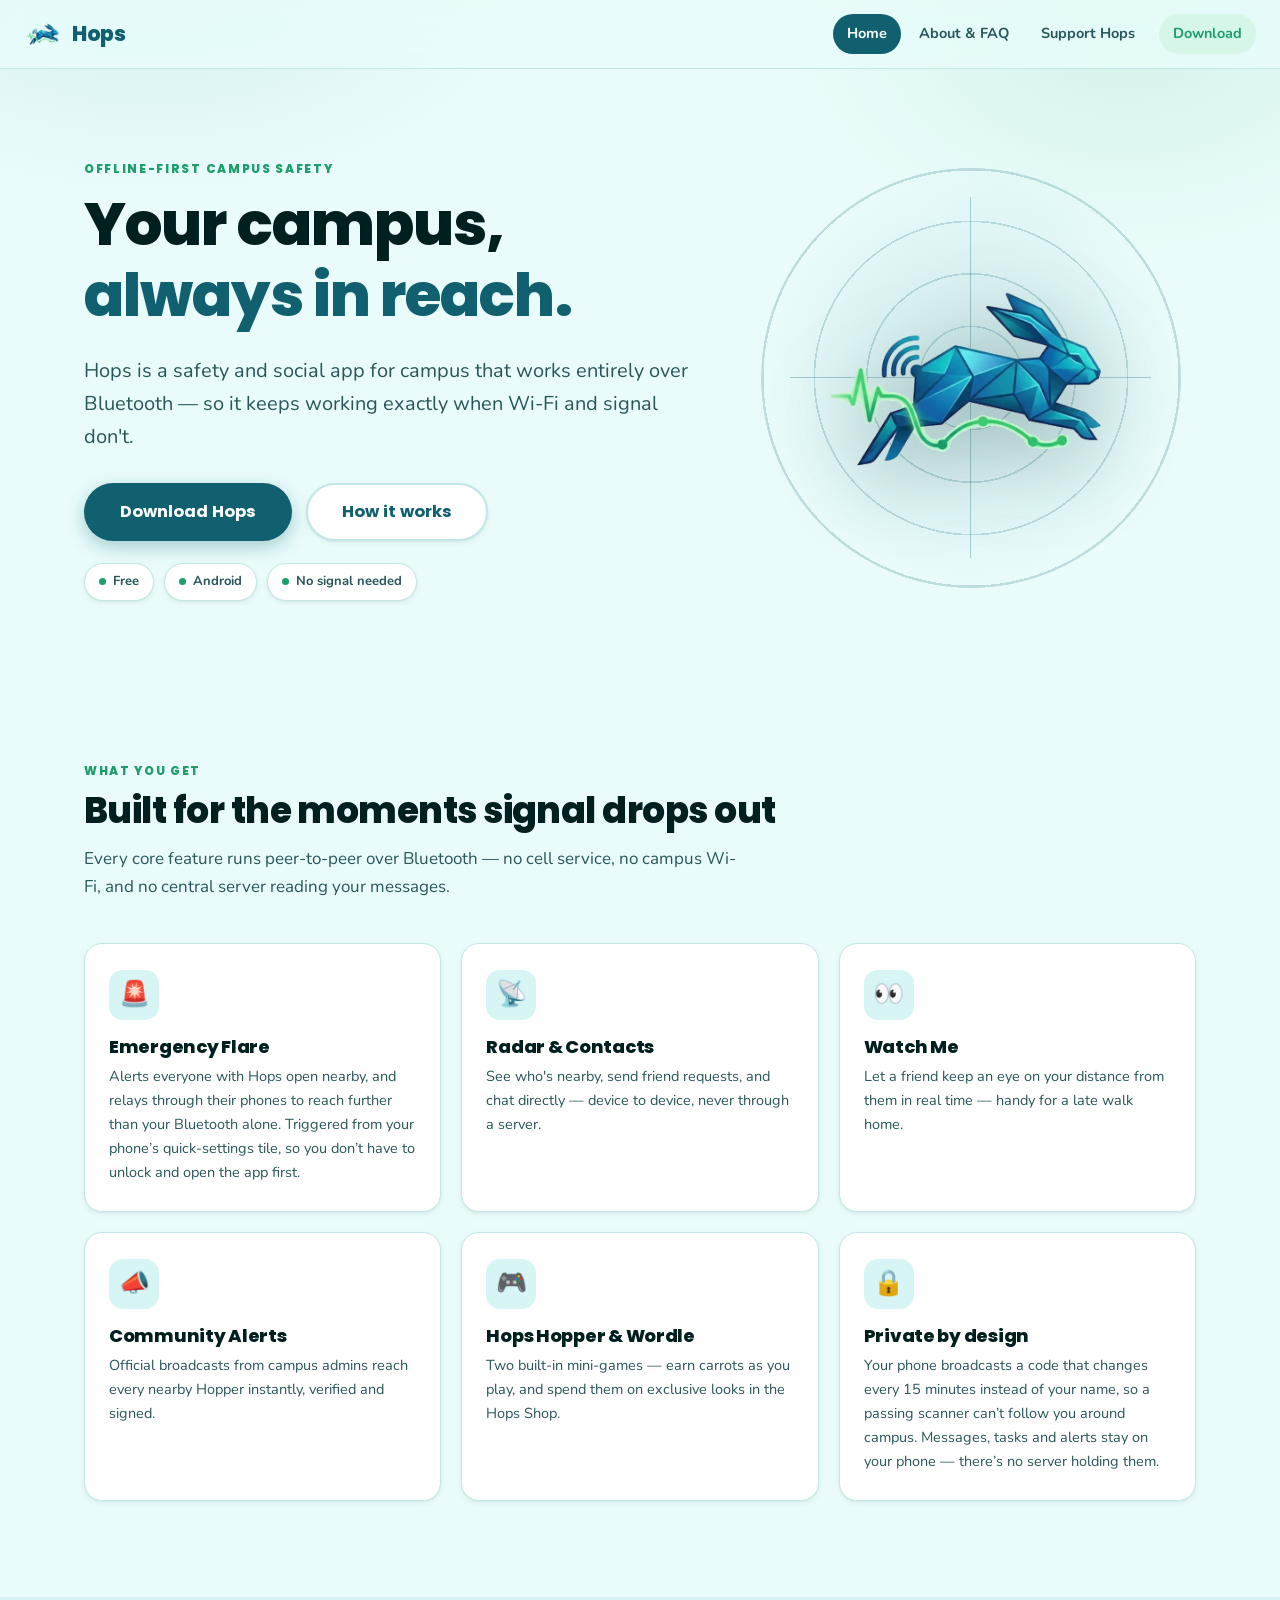
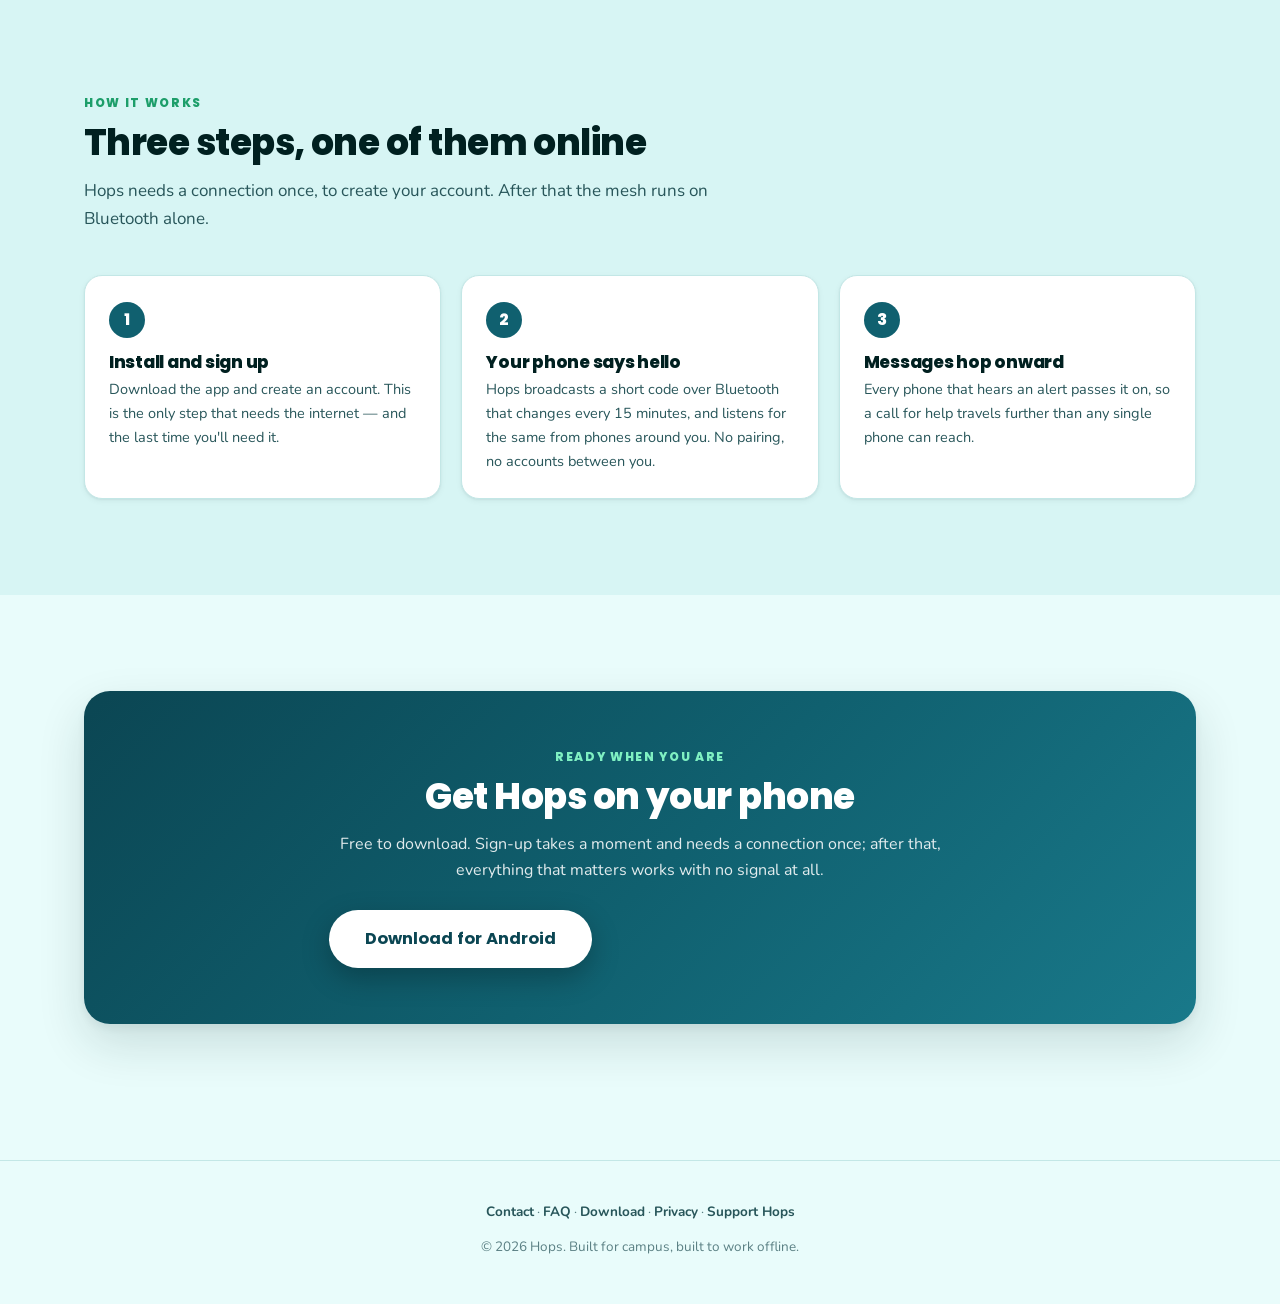
<file: website/index.html>
<!DOCTYPE html>
<html lang="en">
<head>
  <meta charset="UTF-8">
  <meta name="viewport" content="width=device-width, initial-scale=1.0">
  <title>Hops — Campus Safety &amp; Social, Offline-First</title>
  <meta name="description" content="Hops is a campus safety and social app that works entirely over Bluetooth — no signal, no server, no problem.">
  <link rel="icon" type="image/png" href="assets/hops_logo.png">
  <meta property="og:type" content="website">
  <meta property="og:site_name" content="Hops">
  <meta property="og:title" content="Hops — Campus Safety &amp; Social, Offline-First">
  <meta property="og:description" content="Hops is a campus safety and social app that works entirely over Bluetooth — no signal, no server, no problem.">
  <meta property="og:image" content="assets/hops_logo.png">
  <meta name="twitter:card" content="summary">
  <meta name="theme-color" content="#10606f">
  <link rel="preconnect" href="https://fonts.googleapis.com">
  <link rel="preconnect" href="https://fonts.gstatic.com" crossorigin>
  <link href="https://fonts.googleapis.com/css2?family=Poppins:wght@700;800&family=Nunito:wght@400;600;700&display=swap" rel="stylesheet">
  <link rel="stylesheet" href="styles.css">
</head>
<body>

  <a class="skip-link" href="#main">Skip to content</a>

  <nav class="site-nav">
    <a class="brand" href="index.html">
      <img src="assets/hops_logo.png" alt="Hops mascot">
      <p class="logo-word">Hops</p>
    </a>
    <ul class="links">
      <li><a href="index.html" class="active">Home</a></li>
      <li><a href="about.html">About &amp; FAQ</a></li>
      <li><a href="shop.html">Support Hops</a></li>
      <li><a href="download.html" class="nav-cta">Download</a></li>
    </ul>
  </nav>

  <main id="main">

  <header class="hero hero-split">
    <div class="container">
      <div class="hero-copy">
        <p class="eyebrow">Offline-first campus safety</p>
        <h1>Your campus, <span class="hl">always in reach.</span></h1>
        <p class="tagline">
          Hops is a safety and social app for campus that works entirely over
          Bluetooth — so it keeps working exactly when Wi-Fi and signal don't.
        </p>
        <div class="actions">
          <a class="btn btn-primary btn-lg" href="download.html">Download Hops</a>
          <a class="btn btn-secondary btn-lg" href="about.html#faq">How it works</a>
        </div>
        <div class="chip-row">
          <span class="chip"><span class="dot"></span>Free</span>
          <span class="chip"><span class="dot"></span>Android</span>
          <span class="chip"><span class="dot"></span>No signal needed</span>
        </div>
      </div>
      <div class="hero-art">
        <!-- The radar dial from the app, rebuilt in CSS. Two ping rings,
             half a cycle apart — see styles.css. Decorative only. -->
        <div class="radar" aria-hidden="true">
          <span class="radar-pulse"></span>
          <span class="radar-pulse"></span>
        </div>
        <img src="assets/hops_logo.png" alt="Hops mascot bunny">
      </div>
    </div>
  </header>

  <section class="section">
    <div class="container">
      <p class="eyebrow">What you get</p>
      <h2>Built for the moments signal drops out</h2>
      <p class="lede">
        Every core feature runs peer-to-peer over Bluetooth — no cell service, no campus Wi-Fi,
        and no central server reading your messages.
      </p>
      <div class="card-grid">
        <div class="card">
          <div class="icon" aria-hidden="true">🚨</div>
          <h3>Emergency Flare</h3>
          <p>Alerts everyone with Hops open nearby, and relays through their phones to reach further than your Bluetooth alone. Triggered from your phone’s quick-settings tile, so you don’t have to unlock and open the app first.</p>
        </div>
        <div class="card">
          <div class="icon" aria-hidden="true">📡</div>
          <h3>Radar &amp; Contacts</h3>
          <p>See who's nearby, send friend requests, and chat directly — device to device, never through a server.</p>
        </div>
        <div class="card">
          <div class="icon" aria-hidden="true">👀</div>
          <h3>Watch Me</h3>
          <p>Let a friend keep an eye on your distance from them in real time — handy for a late walk home.</p>
        </div>
        <div class="card">
          <div class="icon" aria-hidden="true">📣</div>
          <h3>Community Alerts</h3>
          <p>Official broadcasts from campus admins reach every nearby Hopper instantly, verified and signed.</p>
        </div>
        <div class="card">
          <div class="icon" aria-hidden="true">🎮</div>
          <h3>Hops Hopper &amp; Wordle</h3>
          <p>Two built-in mini-games — earn carrots as you play, and spend them on exclusive looks in the Hops Shop.</p>
        </div>
        <div class="card">
          <div class="icon" aria-hidden="true">🔒</div>
          <h3>Private by design</h3>
          <p>Your phone broadcasts a code that changes every 15 minutes instead of your name, so a passing scanner can’t follow you around campus. Messages, tasks and alerts stay on your phone — there’s no server holding them.</p>
        </div>
      </div>
    </div>
  </section>

  <section class="section section--tint">
    <div class="container">
      <p class="eyebrow">How it works</p>
      <h2>Three steps, one of them online</h2>
      <p class="lede">
        Hops needs a connection once, to create your account. After that the mesh runs on
        Bluetooth alone.
      </p>
      <div class="steps">
        <div class="step">
          <h3>Install and sign up</h3>
          <p>Download the app and create an account. This is the only step that needs the
             internet — and the last time you'll need it.</p>
        </div>
        <div class="step">
          <h3>Your phone says hello</h3>
          <p>Hops broadcasts a short code over Bluetooth that changes every 15 minutes, and
             listens for the same from phones around you. No pairing, no accounts between you.</p>
        </div>
        <div class="step">
          <h3>Messages hop onward</h3>
          <p>Every phone that hears an alert passes it on, so a call for help travels further
             than any single phone can reach.</p>
        </div>
      </div>
    </div>
  </section>

  <section class="section">
    <div class="container">
      <div class="cta-band">
        <p class="eyebrow">Ready when you are</p>
        <h2>Get Hops on your phone</h2>
        <p>Free to download. Sign-up takes a moment and needs a connection once; after that,
           everything that matters works with no signal at all.</p>
        <p style="margin: 26px 0 0;">
          <a class="btn btn-primary btn-lg" href="download.html">Download for Android</a>
        </p>
      </div>
    </div>
  </section>

  </main>

  <footer class="site-footer">
    <p>
      <a href="about.html#contact">Contact</a> ·
      <a href="about.html#faq">FAQ</a> ·
      <a href="download.html">Download</a> ·
      <a href="privacy.html">Privacy</a> ·
      <a href="shop.html">Support Hops</a>
    </p>
    <p>&copy; 2026 Hops. Built for campus, built to work offline.</p>
  </footer>

</body>
</html>
</file>
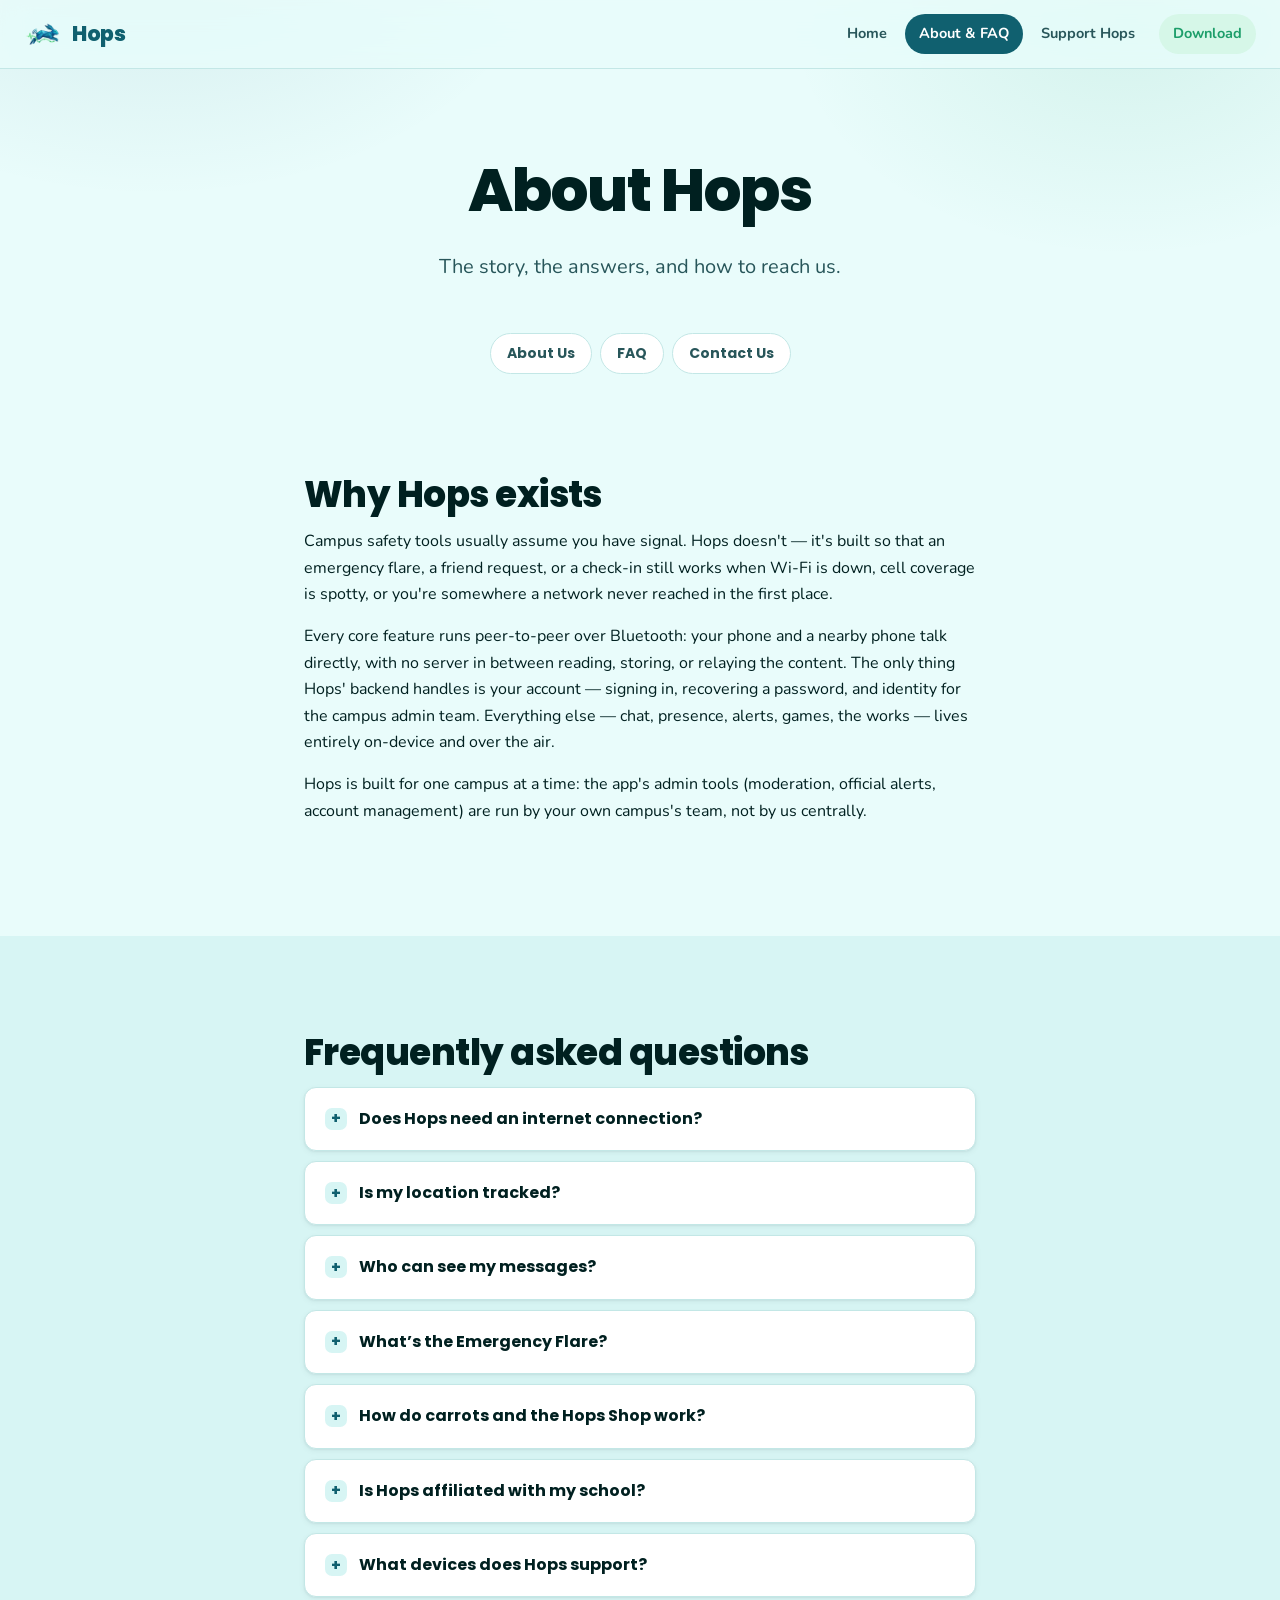
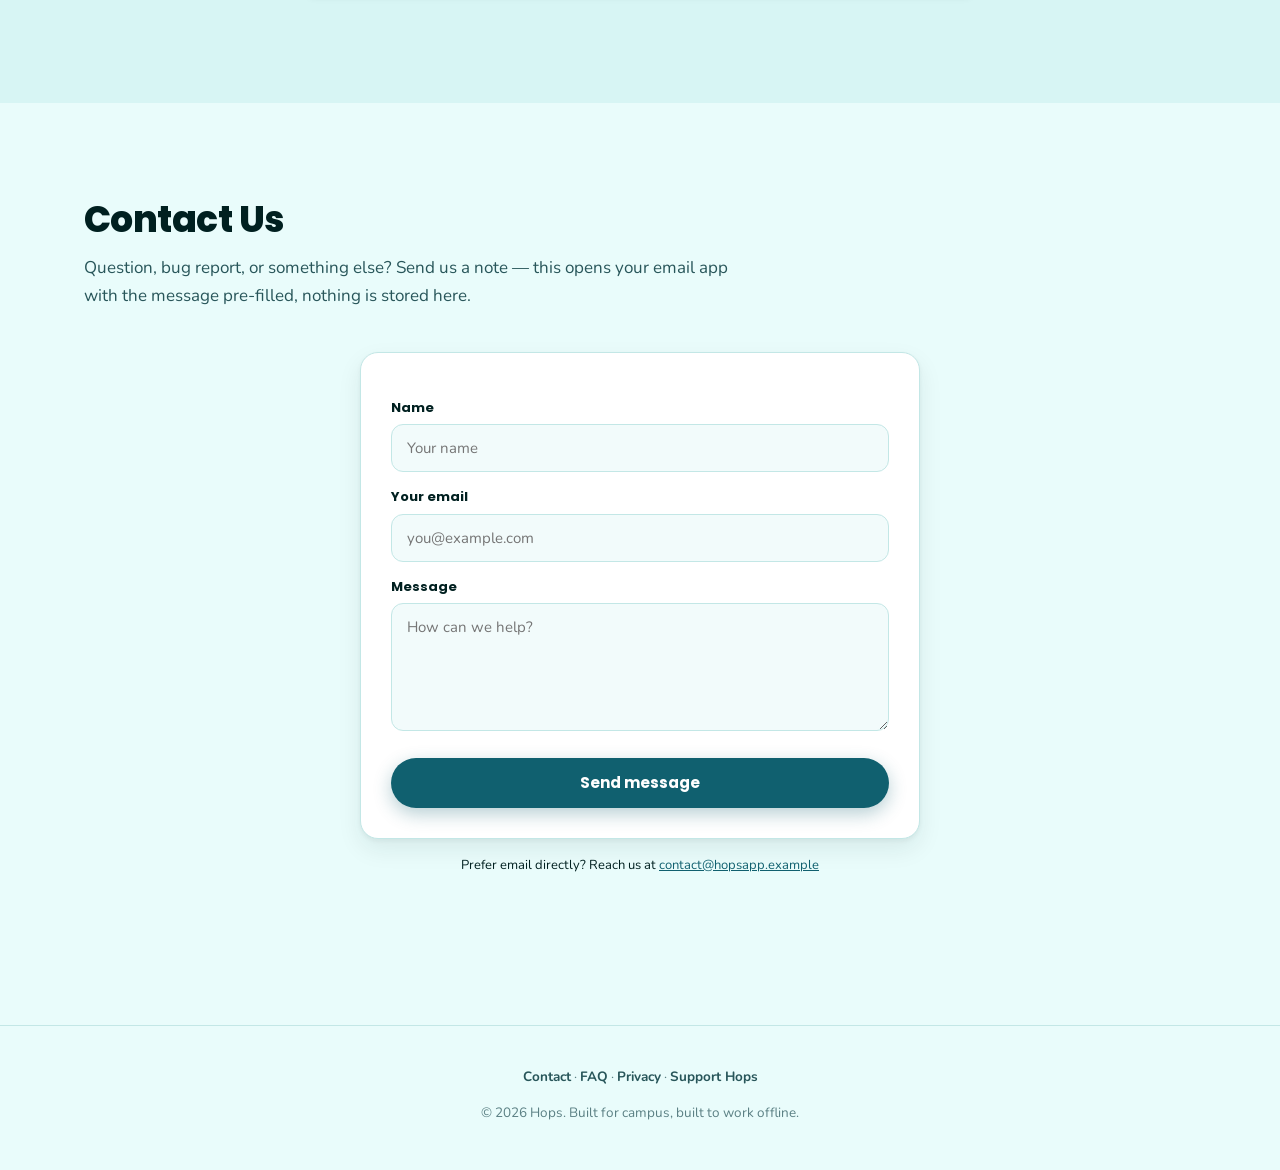
<file: website/about.html>
<!DOCTYPE html>
<html lang="en">
<head>
  <meta charset="UTF-8">
  <meta name="viewport" content="width=device-width, initial-scale=1.0">
  <title>About, FAQ &amp; Contact — Hops</title>
  <meta name="description" content="Learn how Hops works, get answers to common questions, and get in touch.">
  <link rel="icon" type="image/png" href="assets/hops_logo.png">
  <meta property="og:type" content="website">
  <meta property="og:site_name" content="Hops">
  <meta property="og:title" content="About, FAQ &amp; Contact — Hops">
  <meta property="og:description" content="How Hops works, answers to common questions, and how to get in touch.">
  <meta property="og:image" content="assets/hops_logo.png">
  <meta name="twitter:card" content="summary">
  <meta name="theme-color" content="#10606f">
  <link rel="preconnect" href="https://fonts.googleapis.com">
  <link href="https://fonts.googleapis.com/css2?family=Poppins:wght@700;800&family=Nunito:wght@400;600;700&display=swap" rel="stylesheet">
  <link rel="stylesheet" href="styles.css">
</head>
<body>

  <a class="skip-link" href="#main">Skip to content</a>

  <nav class="site-nav">
    <a class="brand" href="index.html">
      <img src="assets/hops_logo.png" alt="Hops mascot">
      <p class="logo-word">Hops</p>
    </a>
    <ul class="links">
      <li><a href="index.html">Home</a></li>
      <li><a href="about.html" class="active">About &amp; FAQ</a></li>
      <li><a href="shop.html">Support Hops</a></li>
      <li><a href="download.html" class="nav-cta">Download</a></li>
    </ul>
  </nav>

  <main id="main">

  <header class="hero" style="padding-bottom: 0;">
    <div class="container">
      <h1>About Hops</h1>
      <p class="tagline">The story, the answers, and how to reach us.</p>
    </div>
    <nav class="subnav">
      <a href="#about">About Us</a>
      <a href="#faq">FAQ</a>
      <a href="#contact">Contact Us</a>
    </nav>
  </header>

  <!-- ── About ─────────────────────────────────────────────────────── -->
  <section id="about" class="section">
    <div class="container" style="max-width: 720px;">
      <h2>Why Hops exists</h2>
      <p>
        Campus safety tools usually assume you have signal. Hops doesn't — it's built so that
        an emergency flare, a friend request, or a check-in still works when Wi-Fi is down,
        cell coverage is spotty, or you're somewhere a network never reached in the first place.
      </p>
      <p>
        Every core feature runs peer-to-peer over Bluetooth: your phone and a nearby phone
        talk directly, with no server in between reading, storing, or relaying the content.
        The only thing Hops' backend handles is your account — signing in, recovering a
        password, and identity for the campus admin team. Everything else — chat, presence,
        alerts, games, the works — lives entirely on-device and over the air.
      </p>
      <p>
        Hops is built for one campus at a time: the app's admin tools (moderation, official
        alerts, account management) are run by your own campus's team, not by us centrally.
      </p>
    </div>
  </section>

  <!-- ── FAQ ───────────────────────────────────────────────────────── -->
  <section id="faq" class="section section--tint">
    <div class="container" style="max-width: 720px;">
      <h2>Frequently asked questions</h2>

      <details class="faq-item">
        <summary>Does Hops need an internet connection?</summary>
        <p class="answer">
          Only once, to create your account. After that, Radar, chat, Emergency Flare, Watch Me,
          Community Alerts, Lost &amp; Found, Task Tracker and both mini-games all work over
          Bluetooth alone, with no signal and no data.
        </p>
        <p class="answer">
          The things that do need a connection are signing up, signing in on a new device, and
          password recovery &mdash; those talk to the account system. Everything else is
          device-to-device.
        </p>
      </details>

      <details class="faq-item">
        <summary>Is my location tracked?</summary>
        <p class="answer">
          No. Hops never records or transmits GPS location. Android requires the Location
          permission to allow Bluetooth scanning at all — that's an OS requirement, not
          something Hops uses to know where you are.
        </p>
      </details>

      <details class="faq-item">
        <summary>Who can see my messages?</summary>
        <p class="answer">
          1:1 chats travel directly between your two phones over Bluetooth and are never sent to
          or stored on a server &mdash; there is no copy of your conversation anywhere but the two
          devices. Community Alerts is the deliberate exception: it&rsquo;s a public broadcast to
          everyone nearby.
        </p>
        <p class="answer">
          To be straight with you about the limits: we don&rsquo;t describe Hops as an
          end-to-end-encrypted messenger, because it isn&rsquo;t one. A direct chat runs over a
          point-to-point Bluetooth connection, and the short-range fallback used when that
          connection isn&rsquo;t available is scrambled but is not built to withstand a determined
          attacker. If you need guaranteed-private messaging, use a dedicated secure messenger
          &mdash; Hops is built for reach when there&rsquo;s no signal, not for secrecy.
        </p>
      </details>

      <details class="faq-item">
        <summary>What&rsquo;s the Emergency Flare?</summary>
        <p class="answer">
          An alert that broadcasts to every Hops user in Bluetooth range &mdash; and relays through
          their phones, so it reaches further than your own phone could. You set it off from your
          phone&rsquo;s quick-settings panel or by holding the app icon, so you don&rsquo;t have to
          unlock and navigate the app first. It asks you to confirm and pick a reason before it
          sends, so it can&rsquo;t fire by accident in your pocket.
        </p>
        <p class="answer">
          Flares are digitally signed, so a receiving phone can check the alert really came from
          the account it claims &mdash; and it can check that with no internet connection. Campus
          admins can also send a signed Official Alert to everyone at once.
        </p>
      </details>

      <details class="faq-item">
        <summary>How do carrots and the Hops Shop work?</summary>
        <p class="answer">
          Carrots are earned by playing Hops Hopper and Hops Wordle inside the app, and spent
          in the in-app Hops Shop on cosmetics &mdash; colour themes, avatar frames, chat bubble
          skins, radar icons, profile banners and the like. Nothing in the shop affects gameplay
          or any safety feature. Supporting Hops here on the
          website funds development directly — it's a separate thing from in-app carrots,
          not a way to buy them. See the Support Hops page for details.
        </p>
      </details>

      <details class="faq-item">
        <summary>Is Hops affiliated with my school?</summary>
        <p class="answer">
          Hops is deployed and moderated by your own campus's admin team, who control account
          management and official alerts for your campus specifically.
        </p>
      </details>

      <details class="faq-item">
        <summary>What devices does Hops support?</summary>
        <p class="answer">
          Android phones &mdash; that&rsquo;s where the full app runs, and it needs Android 7.0 or
          newer. There is a Windows desktop build for development, but the Bluetooth features
          don&rsquo;t work there, so it isn&rsquo;t useful as a safety app. iOS isn&rsquo;t available
          yet. See the Download page for the details.
        </p>
      </details>
    </div>
  </section>

  <!-- ── Contact ───────────────────────────────────────────────────── -->
  <section id="contact" class="section">
    <div class="container">
      <h2>Contact Us</h2>
      <p class="lede">
        Question, bug report, or something else? Send us a note — this opens your email app
        with the message pre-filled, nothing is stored here.
      </p>
      <form class="contact-form" id="contact-form">
        <label for="name">Name</label>
        <input id="name" name="name" type="text" required placeholder="Your name">

        <label for="email">Your email</label>
        <input id="email" name="email" type="email" required placeholder="you@example.com">

        <label for="message">Message</label>
        <textarea id="message" name="message" rows="5" required placeholder="How can we help?"></textarea>

        <button type="submit" class="btn btn-primary">Send message</button>
      </form>
      <!--
        TODO: replace CONTACT_EMAIL below with the real support address before
        this site goes live — this is a placeholder.
      -->
      <p style="text-align:center; margin-top:16px; font-size:13px;">
        Prefer email directly? Reach us at
        <a href="mailto:contact@hopsapp.example">contact@hopsapp.example</a>
      </p>
    </div>
  </section>

  </main>

  <footer class="site-footer">
    <p>
      <a href="about.html#contact">Contact</a> ·
      <a href="about.html#faq">FAQ</a> ·
      <a href="privacy.html">Privacy</a> ·
      <a href="shop.html">Support Hops</a>
    </p>
    <p>&copy; 2026 Hops. Built for campus, built to work offline.</p>
  </footer>

  <script>
    // No backend to submit to — this just hands off to the visitor's own
    // email client with everything pre-filled, so "Contact Us" works with
    // zero server-side code, same as every other page on this site.
    // TODO: update the address below alongside the one in the page text.
    const CONTACT_EMAIL = 'contact@hopsapp.example';

    document.getElementById('contact-form').addEventListener('submit', function (e) {
      e.preventDefault();
      const name = document.getElementById('name').value.trim();
      const email = document.getElementById('email').value.trim();
      const message = document.getElementById('message').value.trim();
      const subject = encodeURIComponent('Hops contact form — ' + name);
      const body = encodeURIComponent(message + '\n\n— ' + name + ' (' + email + ')');
      window.location.href = 'mailto:' + CONTACT_EMAIL + '?subject=' + subject + '&body=' + body;
    });
  </script>

</body>
</html>
</file>
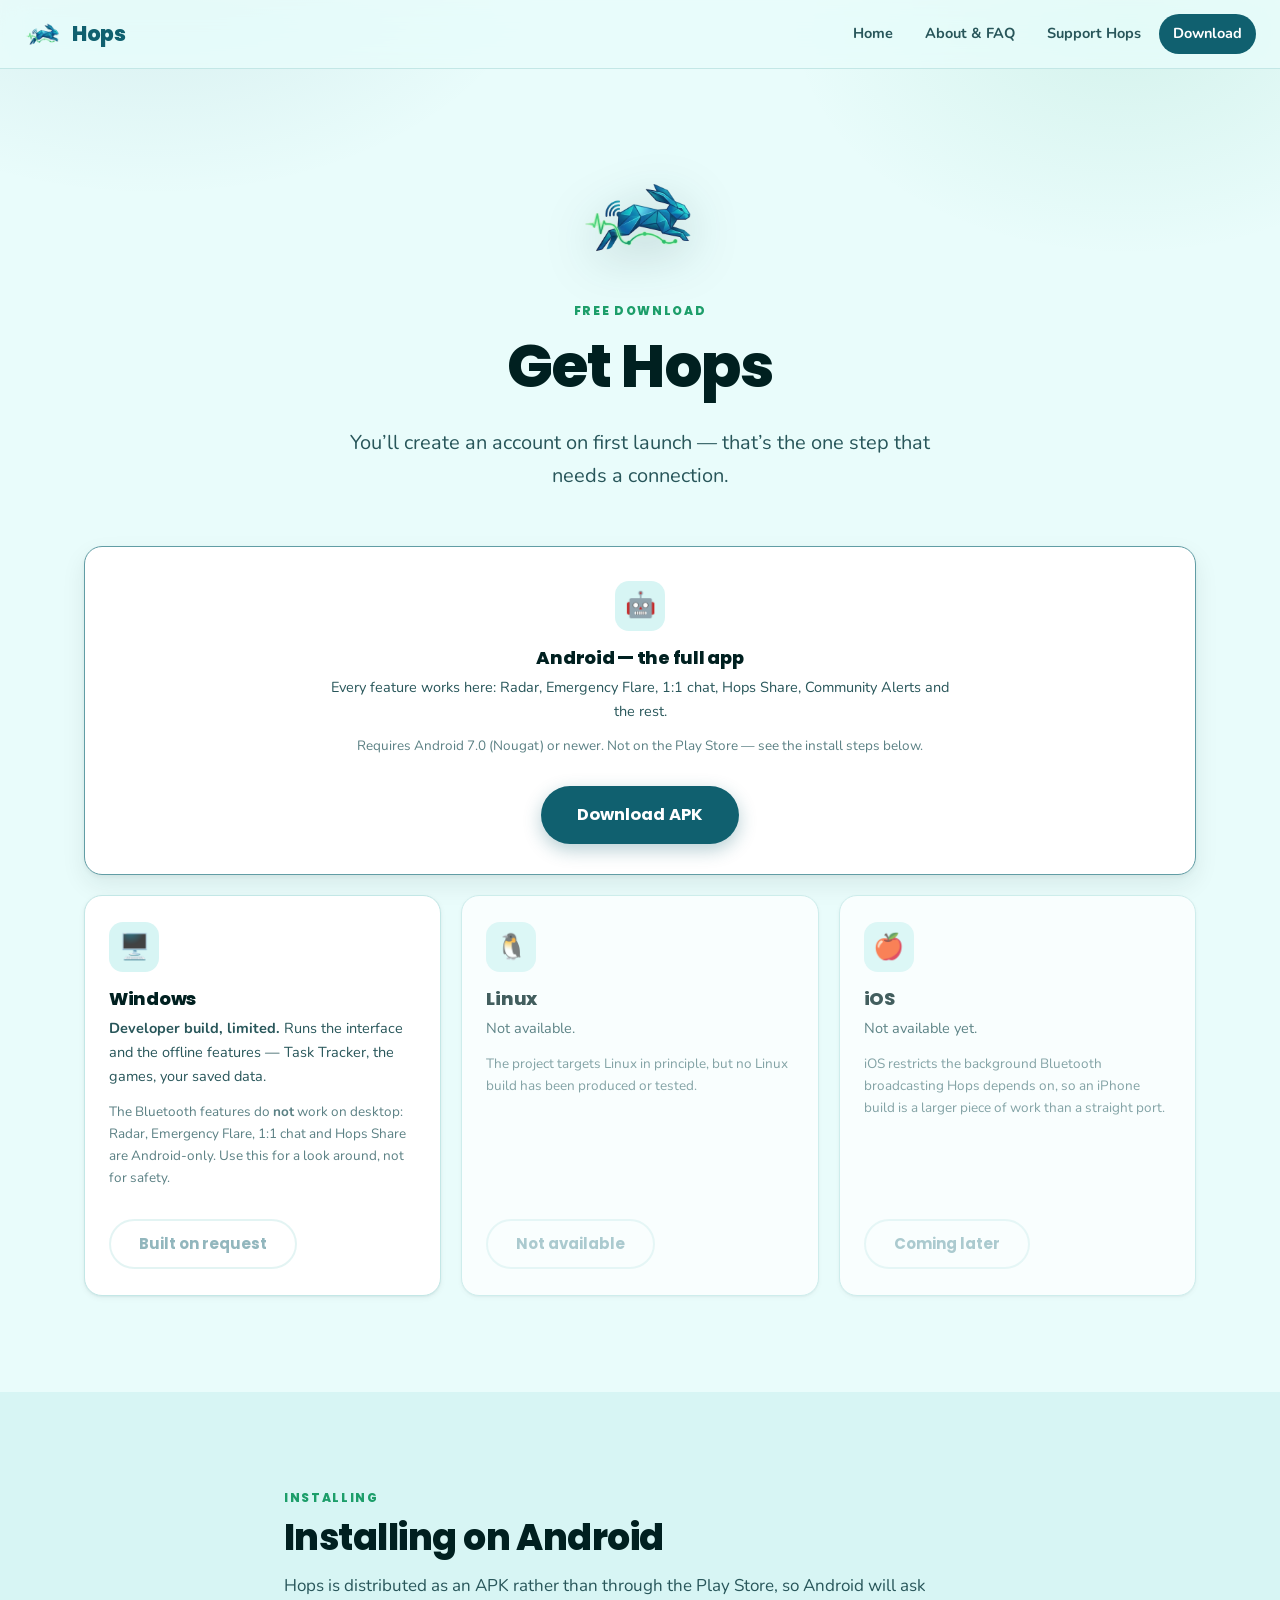
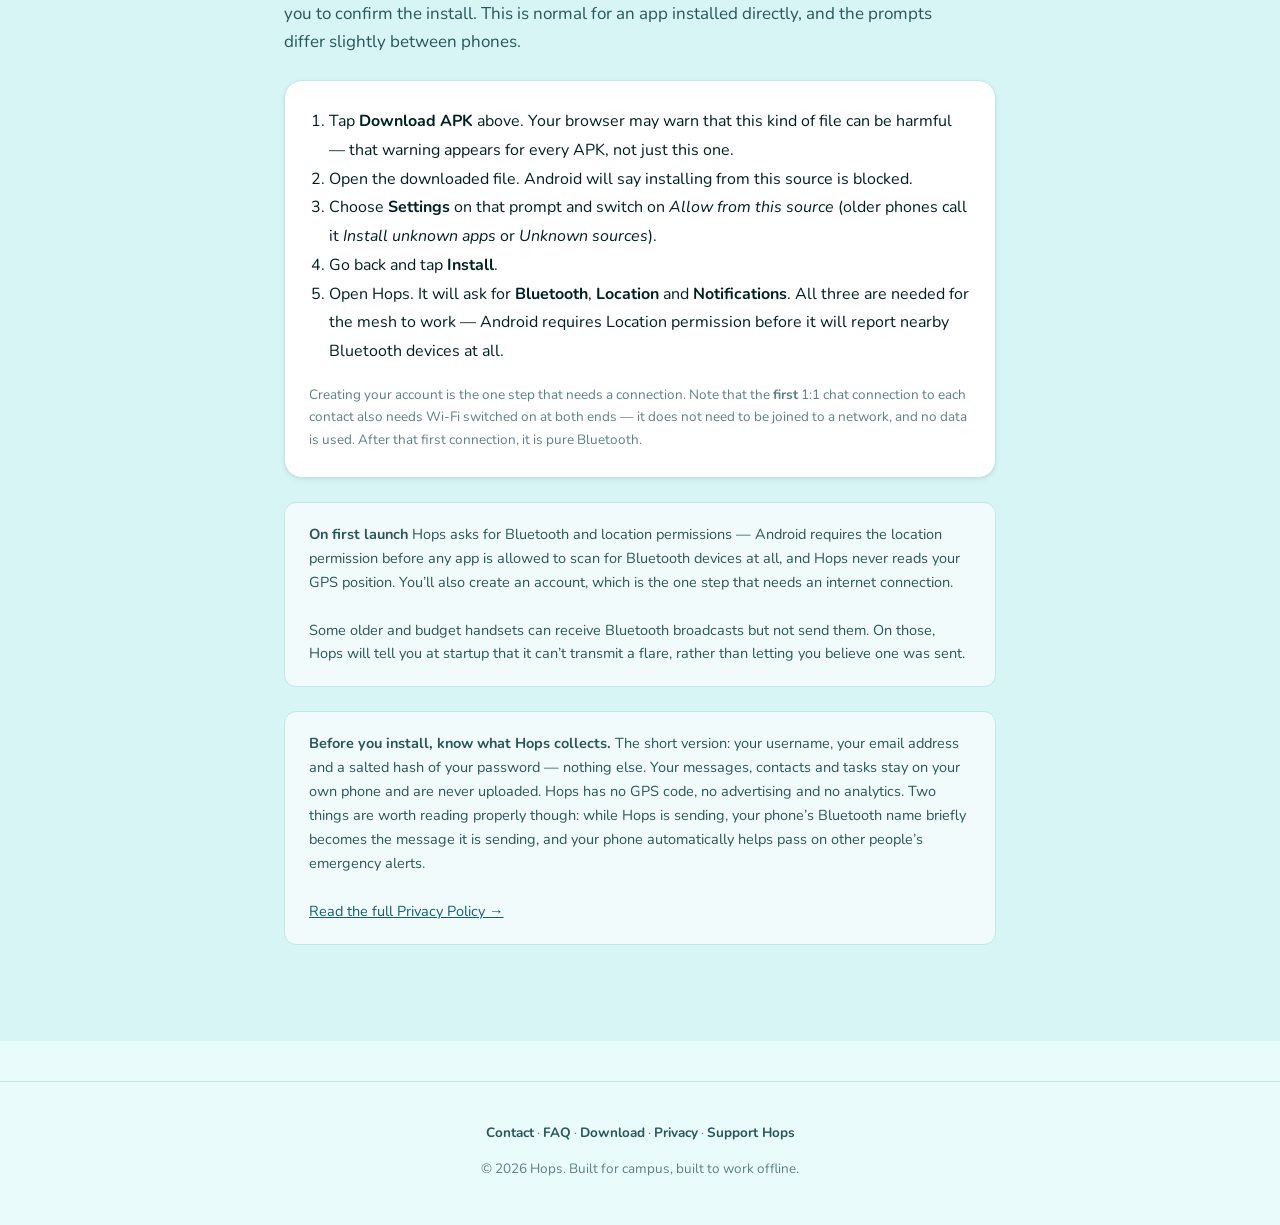
<file: website/download.html>
<!DOCTYPE html>
<html lang="en">
<head>
  <meta charset="UTF-8">
  <meta name="viewport" content="width=device-width, initial-scale=1.0">
  <title>Download — Hops</title>
  <meta name="description" content="Download Hops for Android. Free, and it works with no signal.">
  <link rel="icon" type="image/png" href="assets/hops_logo.png">
  <meta property="og:type" content="website">
  <meta property="og:site_name" content="Hops">
  <meta property="og:title" content="Download — Hops">
  <meta property="og:description" content="Get Hops for Android. Free, and it works with no signal.">
  <meta property="og:image" content="assets/hops_logo.png">
  <meta name="twitter:card" content="summary">
  <meta name="theme-color" content="#10606f">
  <link rel="preconnect" href="https://fonts.googleapis.com">
  <link rel="preconnect" href="https://fonts.gstatic.com" crossorigin>
  <link href="https://fonts.googleapis.com/css2?family=Poppins:wght@700;800&family=Nunito:wght@400;600;700&display=swap" rel="stylesheet">
  <link rel="stylesheet" href="styles.css">
</head>
<body>

  <a class="skip-link" href="#main">Skip to content</a>

  <nav class="site-nav">
    <a class="brand" href="index.html">
      <img src="assets/hops_logo.png" alt="Hops mascot">
      <p class="logo-word">Hops</p>
    </a>
    <ul class="links">
      <li><a href="index.html">Home</a></li>
      <li><a href="about.html">About &amp; FAQ</a></li>
      <li><a href="shop.html">Support Hops</a></li>
      <li><a href="download.html" class="active">Download</a></li>
    </ul>
  </nav>

  <main id="main">

  <header class="hero" style="padding-bottom: 24px;">
    <div class="container">
      <img class="mascot" src="assets/hops_logo.png" alt="Hops mascot bunny">
      <p class="eyebrow">Free download</p>
      <h1>Get Hops</h1>
      <p class="tagline">You’ll create an account on first launch — that’s the one step that
         needs a connection.</p>
    </div>
  </header>

  <section class="section" style="padding-top: 0;">
    <div class="container">

      <!-- Android is the only build that actually does anything, so it gets
           the full width and the others sit underneath at a glance-size.
           A four-up grid gave an unreleased Linux build the same visual
           weight as the working app. -->
      <div class="card card--feature card--spotlight" style="margin-bottom: 20px;">
        <div class="icon" aria-hidden="true">🤖</div>
        <h3>Android — the full app</h3>
        <p>Every feature works here: Radar, Emergency Flare, 1:1 chat, Hops Share,
           Community Alerts and the rest.</p>
        <p style="color: var(--text-faint); font-size: 13.5px;">
           Requires Android 7.0 (Nougat) or newer. Not on the Play Store — see the install
           steps below.</p>
        <!--
          Points at the newest GitHub Release asset, so publishing a new
          release updates this link with no site change. The asset must be
          uploaded named exactly hops.apk for this URL to resolve.

          NOTE: release assets on a PRIVATE repository are not publicly
          downloadable. If Hops_Project is still private, either make it
          public or drop the APK at website/assets/hops.apk and point this
          at /assets/hops.apk instead (vercel.json already serves .apk
          with the right Content-Type).
        -->
        <div class="card-foot">
          <a class="btn btn-primary btn-lg"
             href="https://github.com/victorSam-Ehumadu/Hops_Project/releases/latest/download/hops.apk"
             download>Download APK</a>
        </div>
      </div>

      <div class="card-grid">

        <div class="card">
          <div class="icon" aria-hidden="true">🖥️</div>
          <h3>Windows</h3>
          <p><strong>Developer build, limited.</strong> Runs the interface and the offline
             features — Task Tracker, the games, your saved data.</p>
          <p style="color: var(--text-faint); font-size: 13.5px;">
             The Bluetooth features do <strong>not</strong> work on desktop: Radar, Emergency
             Flare, 1:1 chat and Hops Share are Android-only. Use this for a look around, not
             for safety.</p>
          <div class="card-foot">
            <span class="btn btn-secondary" aria-disabled="true" tabindex="-1">Built on request</span>
          </div>
        </div>

        <div class="card card--muted">
          <div class="icon" aria-hidden="true">🐧</div>
          <h3>Linux</h3>
          <p>Not available.</p>
          <p style="color: var(--text-faint); font-size: 13.5px;">
             The project targets Linux in principle, but no Linux build has been produced or
             tested.</p>
          <div class="card-foot">
            <span class="btn btn-secondary" aria-disabled="true" tabindex="-1">Not available</span>
          </div>
        </div>

        <div class="card card--muted">
          <div class="icon" aria-hidden="true">🍎</div>
          <h3>iOS</h3>
          <p>Not available yet.</p>
          <p style="color: var(--text-faint); font-size: 13.5px;">
             iOS restricts the background Bluetooth broadcasting Hops depends on, so an iPhone
             build is a larger piece of work than a straight port.</p>
          <div class="card-foot">
            <span class="btn btn-secondary" aria-disabled="true" tabindex="-1">Coming later</span>
          </div>
        </div>

      </div>
    </div>
  </section>

  <section class="section section--tint" style="padding-top: 0;">
    <div class="container container-narrow" style="padding-top: var(--section-y);">
      <p class="eyebrow">Installing</p>
      <h2>Installing on Android</h2>
      <p class="lede" style="margin-bottom: 24px;">
        Hops is distributed as an APK rather than through the Play Store, so Android will ask
        you to confirm the install. This is normal for an app installed directly, and the
        prompts differ slightly between phones.</p>

      <div class="card">
        <ol style="line-height: 1.8; margin: 0; padding-left: 20px;">
          <li>Tap <strong>Download APK</strong> above. Your browser may warn
              that this kind of file can be harmful — that warning
              appears for every APK, not just this one.</li>
          <li>Open the downloaded file. Android will say installing from this
              source is blocked.</li>
          <li>Choose <strong>Settings</strong> on that prompt and switch on
              <em>Allow from this source</em> (older phones call it
              <em>Install unknown apps</em> or <em>Unknown sources</em>).</li>
          <li>Go back and tap <strong>Install</strong>.</li>
          <li>Open Hops. It will ask for <strong>Bluetooth</strong>,
              <strong>Location</strong> and <strong>Notifications</strong>.
              All three are needed for the mesh to work — Android
              requires Location permission before it will report nearby
              Bluetooth devices at all.</li>
        </ol>
        <p style="font-size: 13.5px; color: var(--text-faint); margin: 18px 0 0;">
           Creating your account is the one step that needs a connection.
           Note that the <strong>first</strong> 1:1 chat connection to each
           contact also needs Wi-Fi switched on at both ends — it does
           not need to be joined to a network, and no data is used. After
           that first connection, it is pure Bluetooth.</p>
      </div>

      <div class="note-box" style="margin-top: 24px;">
        <strong>On first launch</strong> Hops asks for Bluetooth and location permissions —
        Android requires the location permission before any app is allowed to scan for Bluetooth
        devices at all, and Hops never reads your GPS position. You’ll also create an account,
        which is the one step that needs an internet connection.
        <br><br>
        Some older and budget handsets can receive Bluetooth broadcasts but not send them. On
        those, Hops will tell you at startup that it can’t transmit a flare, rather than letting
        you believe one was sent.
      </div>

      <div class="note-box" style="margin-top: 24px;">
        <strong>Before you install, know what Hops collects.</strong> The short version: your
        username, your email address and a salted hash of your password — nothing else. Your
        messages, contacts and tasks stay on your own phone and are never uploaded. Hops has no
        GPS code, no advertising and no analytics. Two things are worth reading properly though:
        while Hops is sending, your phone’s Bluetooth name briefly becomes the message it is
        sending, and your phone automatically helps pass on other people’s emergency alerts.
        <br><br>
        <a href="privacy.html">Read the full Privacy Policy →</a>
      </div>
    </div>
  </section>

  </main>

  <footer class="site-footer">
    <p>
      <a href="about.html#contact">Contact</a> ·
      <a href="about.html#faq">FAQ</a> ·
      <a href="download.html">Download</a> ·
      <a href="privacy.html">Privacy</a> ·
      <a href="shop.html">Support Hops</a>
    </p>
    <p>&copy; 2026 Hops. Built for campus, built to work offline.</p>
  </footer>

</body>
</html>
</file>
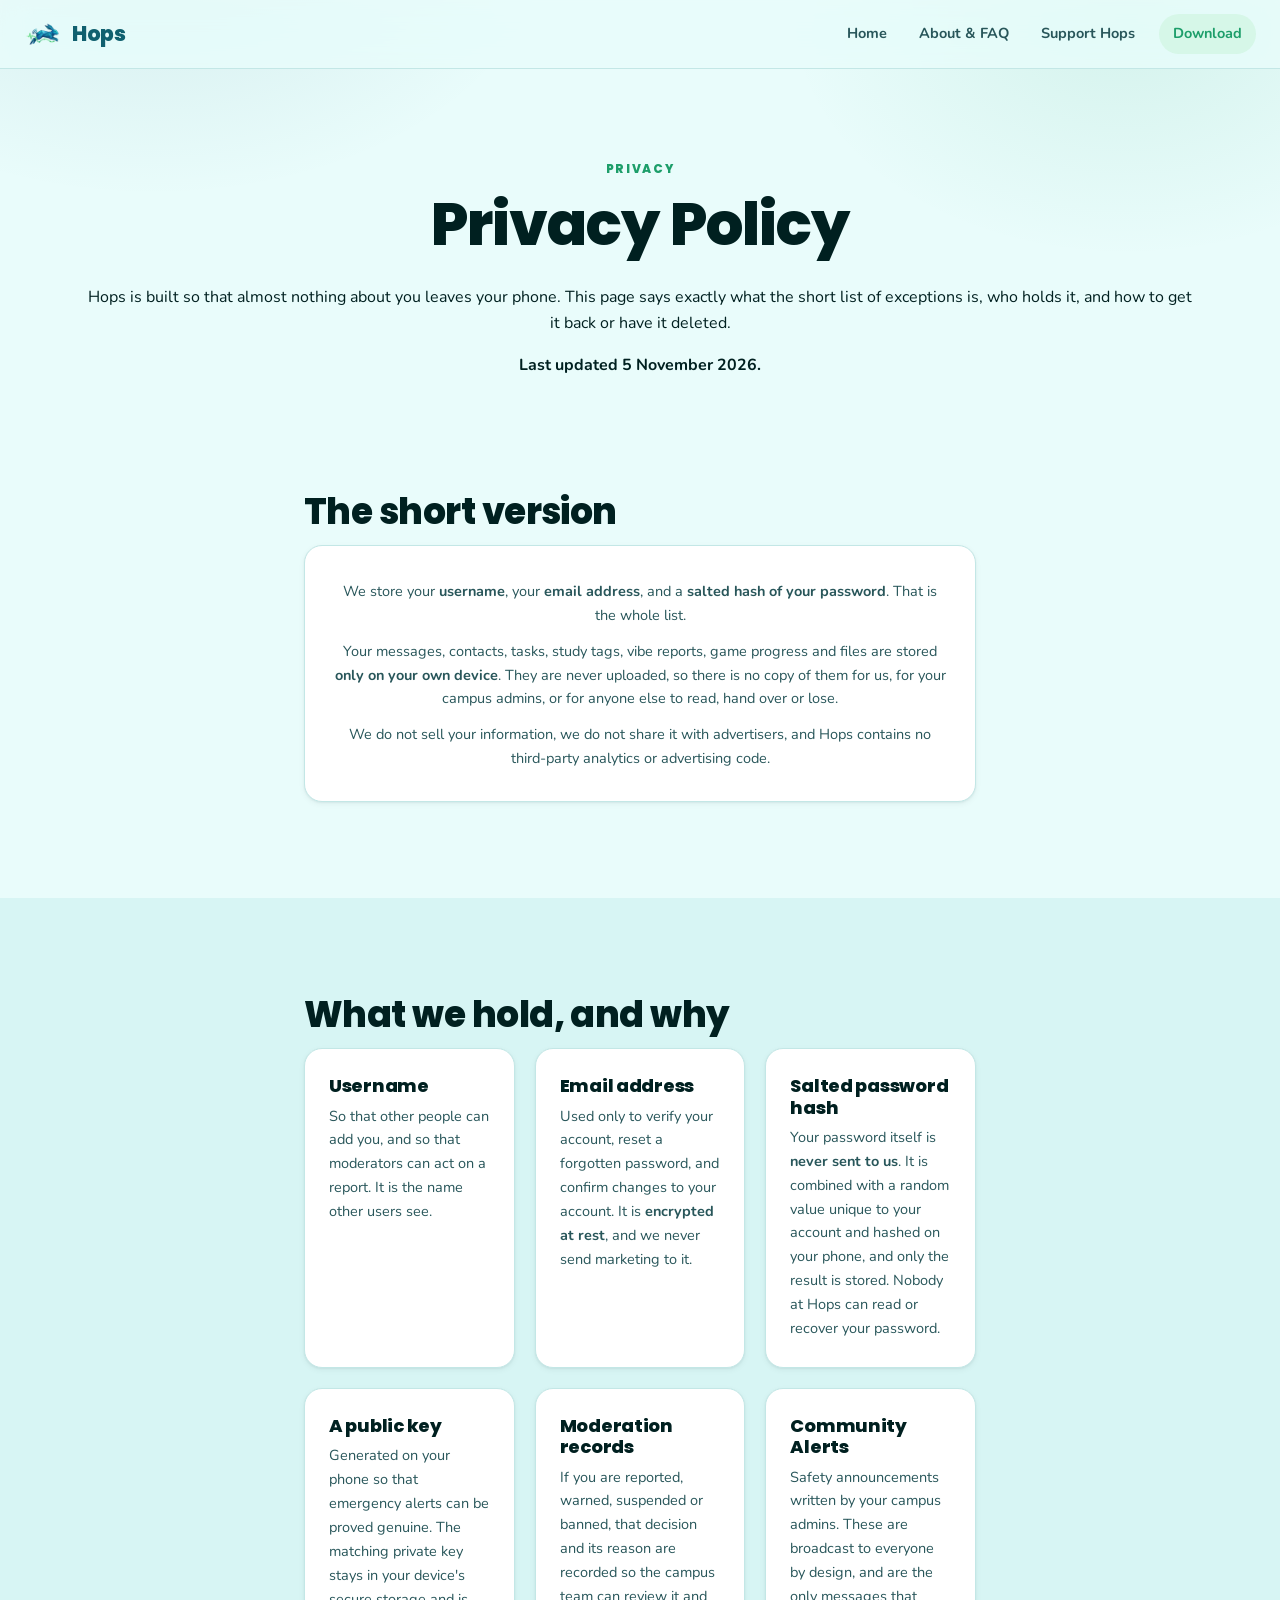
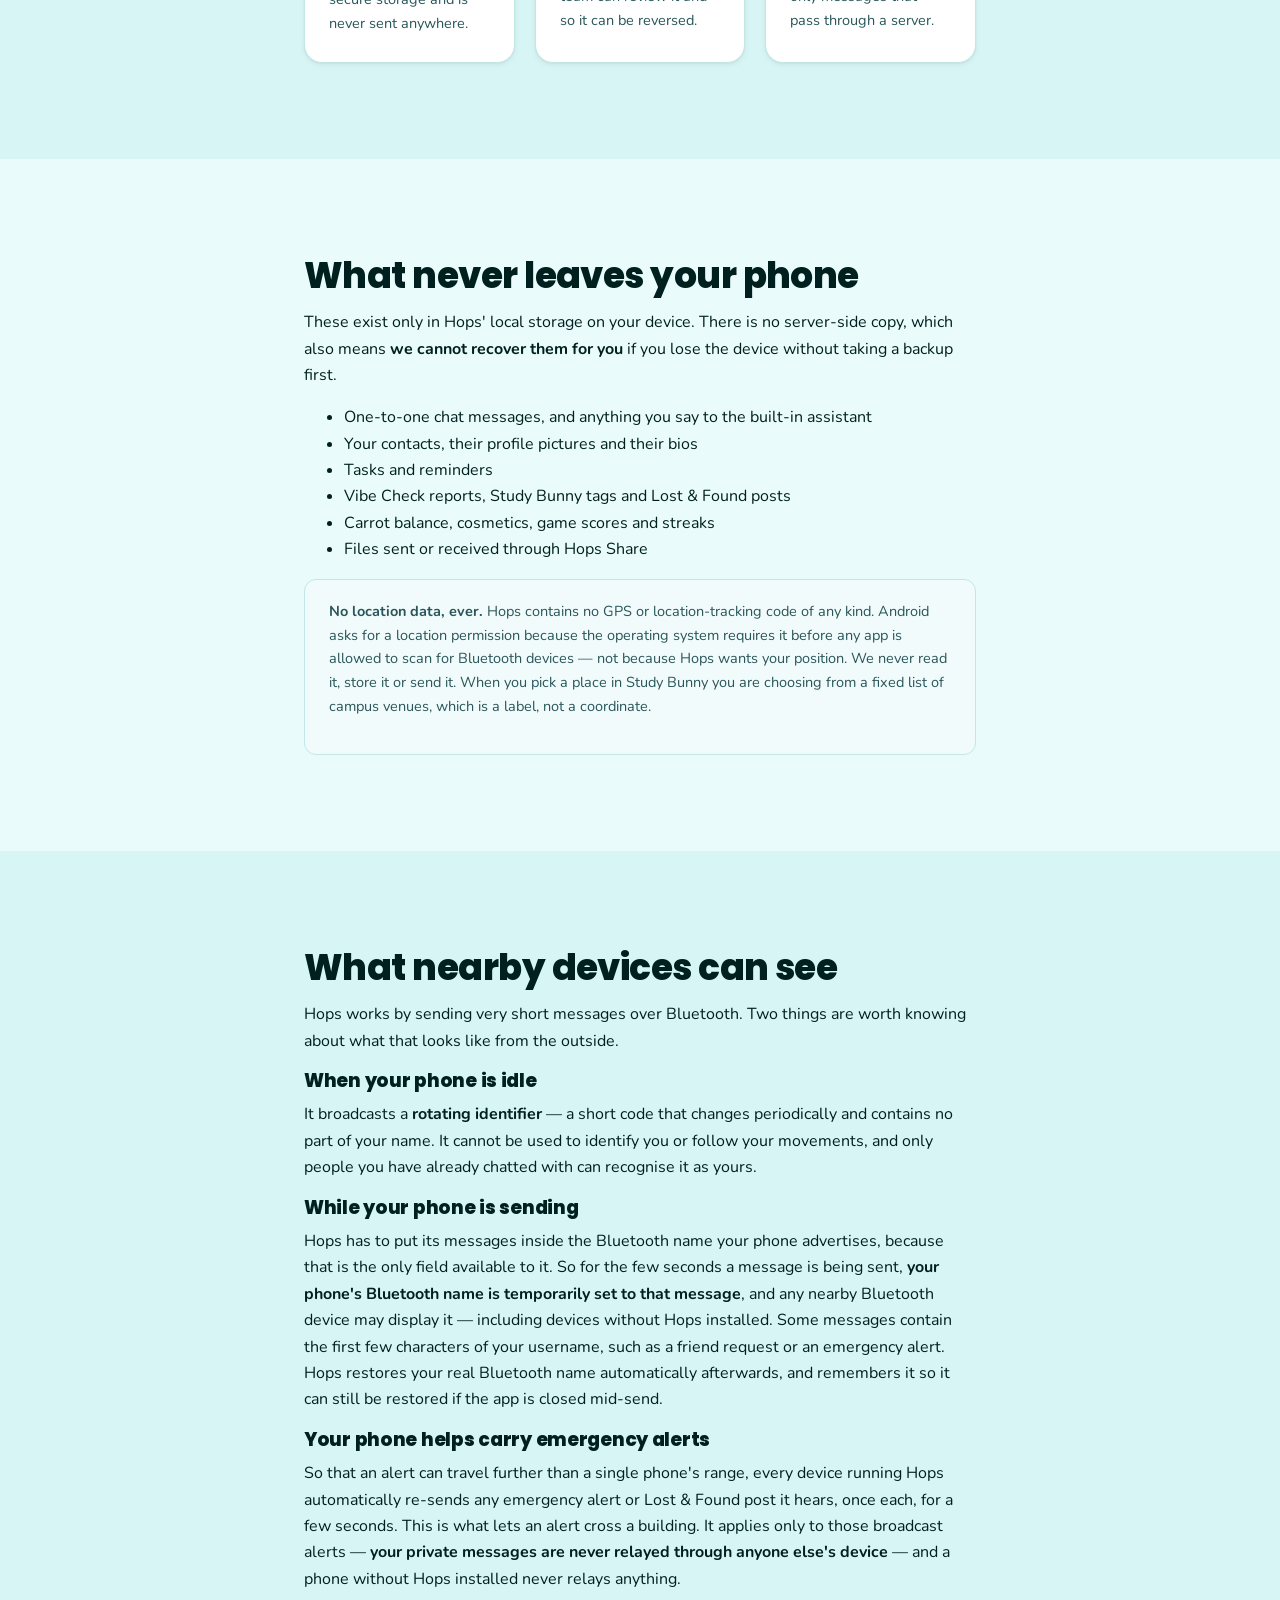
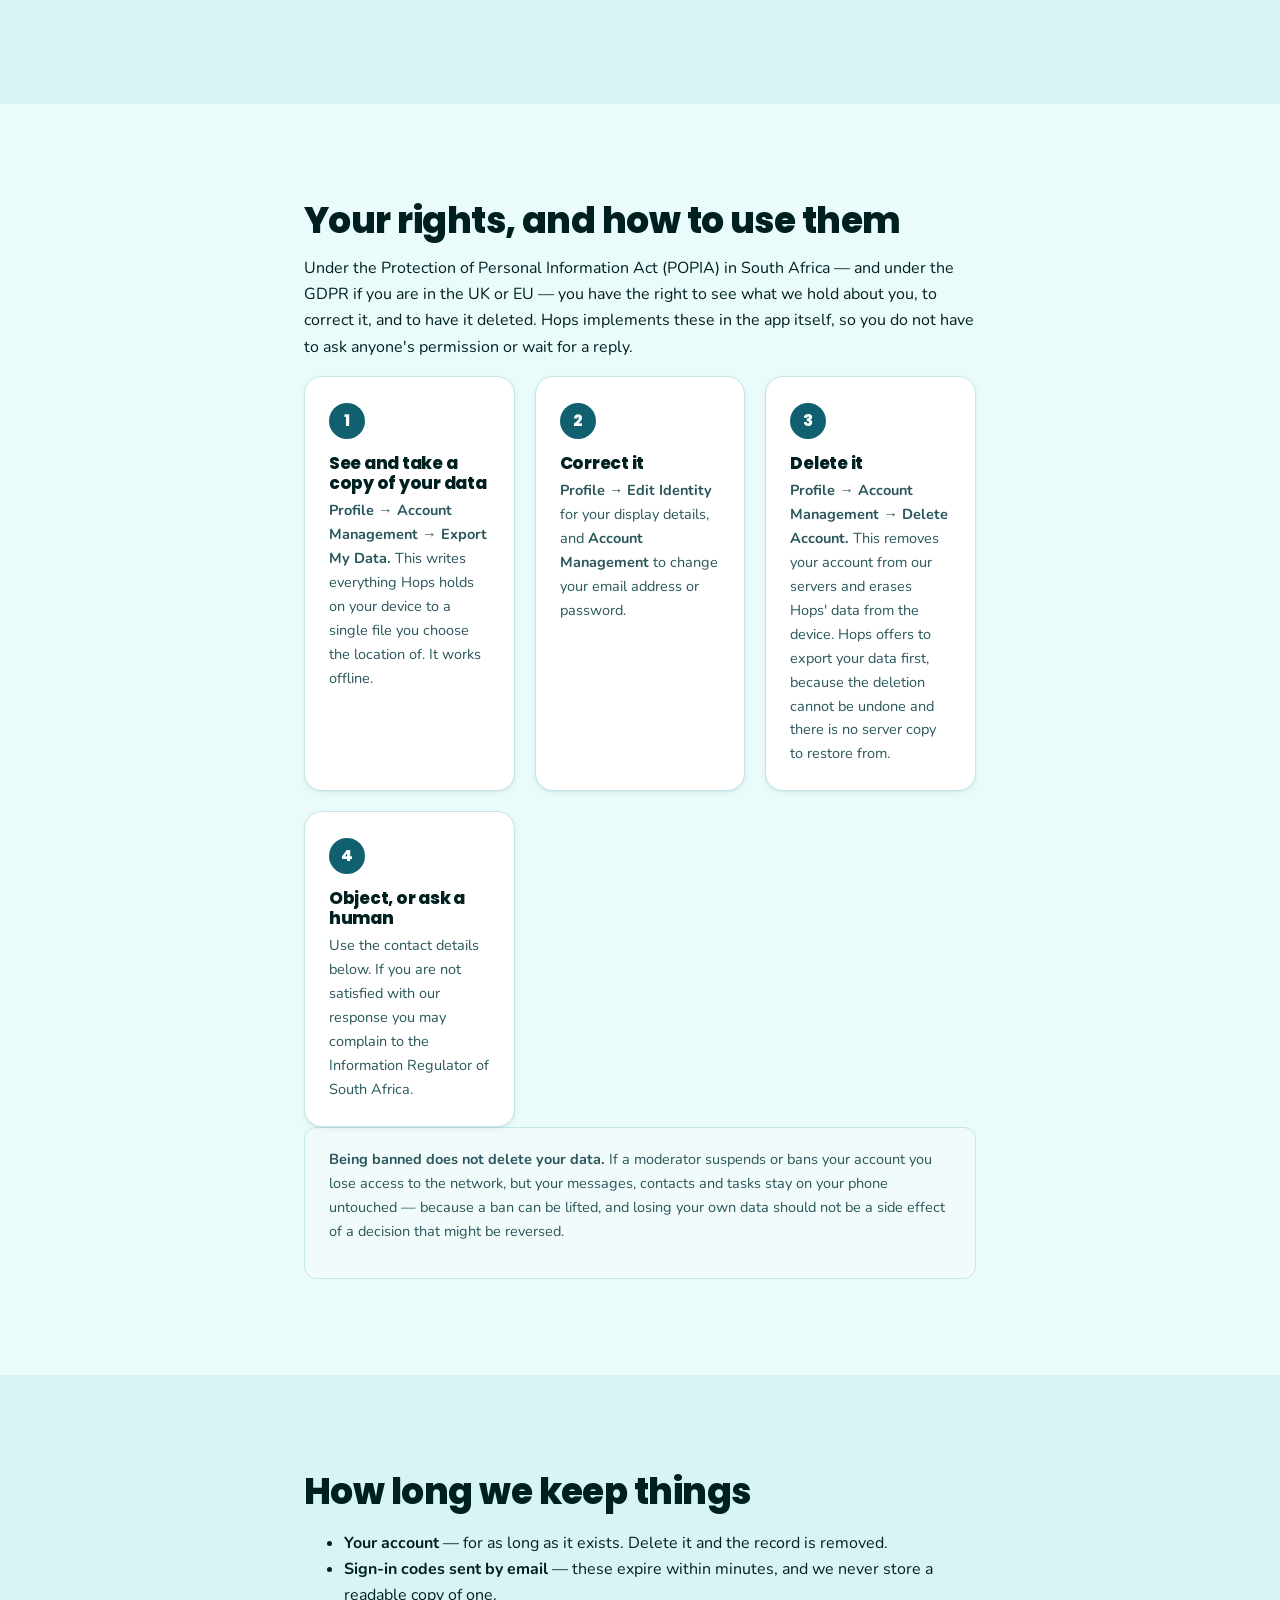
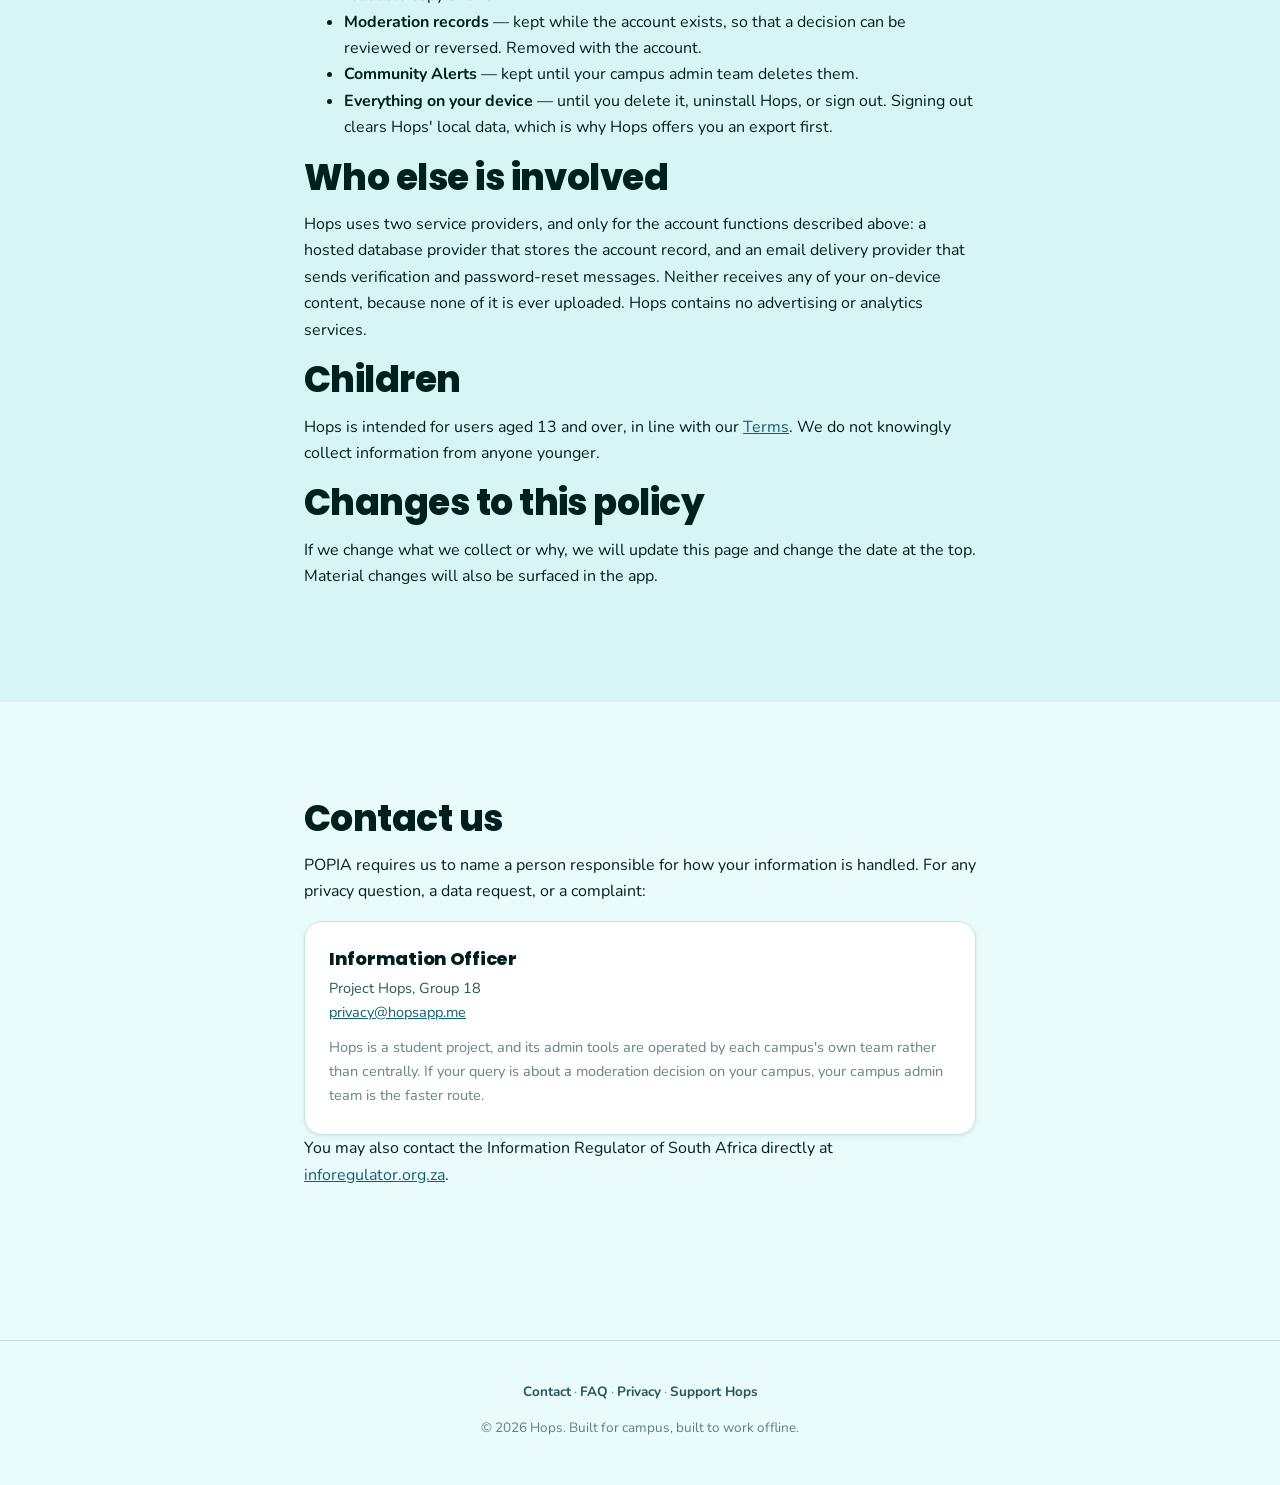
<file: website/privacy.html>
<!DOCTYPE html>
<html lang="en">
<head>
  <meta charset="UTF-8">
  <meta name="viewport" content="width=device-width, initial-scale=1.0">
  <title>Privacy Policy — Hops</title>
  <meta name="description" content="What Hops collects, what never leaves your phone, and how to get your data out or delete it.">
  <link rel="icon" type="image/png" href="assets/hops_logo.png">
  <meta property="og:type" content="website">
  <meta property="og:site_name" content="Hops">
  <meta property="og:title" content="Privacy Policy — Hops">
  <meta property="og:description" content="What Hops collects, what never leaves your phone, and how to get your data out or delete it.">
  <meta property="og:image" content="assets/hops_logo.png">
  <meta name="twitter:card" content="summary">
  <meta name="theme-color" content="#10606f">
  <link rel="preconnect" href="https://fonts.googleapis.com">
  <link href="https://fonts.googleapis.com/css2?family=Poppins:wght@700;800&family=Nunito:wght@400;600;700&display=swap" rel="stylesheet">
  <link rel="stylesheet" href="styles.css">
</head>
<body>

  <a class="skip-link" href="#main">Skip to content</a>

  <nav class="site-nav">
    <a class="brand" href="index.html">
      <img src="assets/hops_logo.png" alt="Hops mascot">
      <p class="logo-word">Hops</p>
    </a>
    <ul class="links">
      <li><a href="index.html">Home</a></li>
      <li><a href="about.html">About &amp; FAQ</a></li>
      <li><a href="shop.html">Support Hops</a></li>
      <li><a href="download.html" class="nav-cta">Download</a></li>
    </ul>
  </nav>

  <main id="main">

  <header class="hero" style="padding-bottom: 0;">
    <div class="container">
      <p class="eyebrow">Privacy</p>
      <h1>Privacy Policy</h1>
      <p>
        Hops is built so that almost nothing about you leaves your phone. This page says
        exactly what the short list of exceptions is, who holds it, and how to get it back
        or have it deleted.
      </p>
      <p><strong>Last updated 5 November 2026.</strong></p>
    </div>
  </header>

  <!-- ── The short version ─────────────────────────────────────────── -->
  <section class="section">
    <div class="container" style="max-width: 720px;">
      <h2>The short version</h2>
      <div class="card card--spotlight">
        <p>
          We store your <strong>username</strong>, your <strong>email address</strong>, and a
          <strong>salted hash of your password</strong>. That is the whole list.
        </p>
        <p>
          Your messages, contacts, tasks, study tags, vibe reports, game progress and files are
          stored <strong>only on your own device</strong>. They are never uploaded, so there is
          no copy of them for us, for your campus admins, or for anyone else to read, hand over
          or lose.
        </p>
        <p>
          We do not sell your information, we do not share it with advertisers, and Hops
          contains no third-party analytics or advertising code.
        </p>
      </div>
    </div>
  </section>

  <!-- ── What we hold ──────────────────────────────────────────────── -->
  <section class="section section--tint">
    <div class="container" style="max-width: 720px;">
      <h2>What we hold, and why</h2>
      <div class="card-grid">
        <div class="card">
          <h3>Username</h3>
          <p>
            So that other people can add you, and so that moderators can act on a report.
            It is the name other users see.
          </p>
        </div>
        <div class="card">
          <h3>Email address</h3>
          <p>
            Used only to verify your account, reset a forgotten password, and confirm changes
            to your account. It is <strong>encrypted at rest</strong>, and we never send
            marketing to it.
          </p>
        </div>
        <div class="card">
          <h3>Salted password hash</h3>
          <p>
            Your password itself is <strong>never sent to us</strong>. It is combined with a
            random value unique to your account and hashed on your phone, and only the result
            is stored. Nobody at Hops can read or recover your password.
          </p>
        </div>
        <div class="card">
          <h3>A public key</h3>
          <p>
            Generated on your phone so that emergency alerts can be proved genuine. The
            matching private key stays in your device's secure storage and is never sent
            anywhere.
          </p>
        </div>
        <div class="card">
          <h3>Moderation records</h3>
          <p>
            If you are reported, warned, suspended or banned, that decision and its reason are
            recorded so the campus team can review it and so it can be reversed.
          </p>
        </div>
        <div class="card">
          <h3>Community Alerts</h3>
          <p>
            Safety announcements written by your campus admins. These are broadcast to
            everyone by design, and are the only messages that pass through a server.
          </p>
        </div>
      </div>
    </div>
  </section>

  <!-- ── What stays on your phone ──────────────────────────────────── -->
  <section class="section">
    <div class="container" style="max-width: 720px;">
      <h2>What never leaves your phone</h2>
      <p>
        These exist only in Hops' local storage on your device. There is no server-side copy,
        which also means <strong>we cannot recover them for you</strong> if you lose the
        device without taking a backup first.
      </p>
      <ul>
        <li>One-to-one chat messages, and anything you say to the built-in assistant</li>
        <li>Your contacts, their profile pictures and their bios</li>
        <li>Tasks and reminders</li>
        <li>Vibe Check reports, Study Bunny tags and Lost &amp; Found posts</li>
        <li>Carrot balance, cosmetics, game scores and streaks</li>
        <li>Files sent or received through Hops Share</li>
      </ul>
      <div class="note-box">
        <p>
          <strong>No location data, ever.</strong> Hops contains no GPS or location-tracking
          code of any kind. Android asks for a location permission because the operating
          system requires it before any app is allowed to scan for Bluetooth devices — not
          because Hops wants your position. We never read it, store it or send it. When you
          pick a place in Study Bunny you are choosing from a fixed list of campus venues,
          which is a label, not a coordinate.
        </p>
      </div>
    </div>
  </section>

  <!-- ── Bluetooth visibility ──────────────────────────────────────── -->
  <section class="section section--tint">
    <div class="container" style="max-width: 720px;">
      <h2>What nearby devices can see</h2>
      <p>
        Hops works by sending very short messages over Bluetooth. Two things are worth knowing
        about what that looks like from the outside.
      </p>
      <h3>When your phone is idle</h3>
      <p>
        It broadcasts a <strong>rotating identifier</strong> — a short code that changes
        periodically and contains no part of your name. It cannot be used to identify you or
        follow your movements, and only people you have already chatted with can recognise it
        as yours.
      </p>
      <h3>While your phone is sending</h3>
      <p>
        Hops has to put its messages inside the Bluetooth name your phone advertises, because
        that is the only field available to it. So for the few seconds a message is being sent,
        <strong>your phone's Bluetooth name is temporarily set to that message</strong>, and any
        nearby Bluetooth device may display it — including devices without Hops installed. Some
        messages contain the first few characters of your username, such as a friend request or
        an emergency alert. Hops restores your real Bluetooth name automatically afterwards, and
        remembers it so it can still be restored if the app is closed mid-send.
      </p>
      <h3>Your phone helps carry emergency alerts</h3>
      <p>
        So that an alert can travel further than a single phone's range, every device running
        Hops automatically re-sends any emergency alert or Lost &amp; Found post it hears, once
        each, for a few seconds. This is what lets an alert cross a building. It applies only to
        those broadcast alerts — <strong>your private messages are never relayed through anyone
        else's device</strong> — and a phone without Hops installed never relays anything.
      </p>
    </div>
  </section>

  <!-- ── Your rights ───────────────────────────────────────────────── -->
  <section class="section">
    <div class="container" style="max-width: 720px;">
      <h2>Your rights, and how to use them</h2>
      <p>
        Under the Protection of Personal Information Act (POPIA) in South Africa — and under the
        GDPR if you are in the UK or EU — you have the right to see what we hold about you, to
        correct it, and to have it deleted. Hops implements these in the app itself, so you do
        not have to ask anyone's permission or wait for a reply.
      </p>
      <div class="steps">
        <div class="step">
          <h3>See and take a copy of your data</h3>
          <p>
            <strong>Profile → Account Management → Export My Data.</strong> This writes
            everything Hops holds on your device to a single file you choose the location of.
            It works offline.
          </p>
        </div>
        <div class="step">
          <h3>Correct it</h3>
          <p>
            <strong>Profile → Edit Identity</strong> for your display details, and
            <strong>Account Management</strong> to change your email address or password.
          </p>
        </div>
        <div class="step">
          <h3>Delete it</h3>
          <p>
            <strong>Profile → Account Management → Delete Account.</strong> This removes your
            account from our servers and erases Hops' data from the device. Hops offers to
            export your data first, because the deletion cannot be undone and there is no
            server copy to restore from.
          </p>
        </div>
        <div class="step">
          <h3>Object, or ask a human</h3>
          <p>
            Use the contact details below. If you are not satisfied with our response you may
            complain to the Information Regulator of South Africa.
          </p>
        </div>
      </div>
      <div class="note-box">
        <p>
          <strong>Being banned does not delete your data.</strong> If a moderator suspends or
          bans your account you lose access to the network, but your messages, contacts and
          tasks stay on your phone untouched — because a ban can be lifted, and losing your own
          data should not be a side effect of a decision that might be reversed.
        </p>
      </div>
    </div>
  </section>

  <!-- ── How long, and who else ────────────────────────────────────── -->
  <section class="section section--tint">
    <div class="container" style="max-width: 720px;">
      <h2>How long we keep things</h2>
      <ul>
        <li>
          <strong>Your account</strong> — for as long as it exists. Delete it and the record is
          removed.
        </li>
        <li>
          <strong>Sign-in codes sent by email</strong> — these expire within minutes, and we
          never store a readable copy of one.
        </li>
        <li>
          <strong>Moderation records</strong> — kept while the account exists, so that a
          decision can be reviewed or reversed. Removed with the account.
        </li>
        <li>
          <strong>Community Alerts</strong> — kept until your campus admin team deletes them.
        </li>
        <li>
          <strong>Everything on your device</strong> — until you delete it, uninstall Hops, or
          sign out. Signing out clears Hops' local data, which is why Hops offers you an export
          first.
        </li>
      </ul>

      <h2>Who else is involved</h2>
      <p>
        Hops uses two service providers, and only for the account functions described above:
        a hosted database provider that stores the account record, and an email delivery
        provider that sends verification and password-reset messages. Neither receives any of
        your on-device content, because none of it is ever uploaded. Hops contains no
        advertising or analytics services.
      </p>

      <h2>Children</h2>
      <p>
        Hops is intended for users aged 13 and over, in line with our
        <a href="about.html">Terms</a>. We do not knowingly collect information from anyone
        younger.
      </p>

      <h2>Changes to this policy</h2>
      <p>
        If we change what we collect or why, we will update this page and change the date at the
        top. Material changes will also be surfaced in the app.
      </p>
    </div>
  </section>

  <!-- ── Contact ───────────────────────────────────────────────────── -->
  <section class="section">
    <div class="container" style="max-width: 720px;">
      <h2>Contact us</h2>
      <p>
        POPIA requires us to name a person responsible for how your information is handled.
        For any privacy question, a data request, or a complaint:
      </p>
      <div class="card">
        <!--
          TODO Group 18: replace BOTH values below with the real information
          officer's name and a mailbox somebody actually monitors, before this
          site is put in front of real users. A privacy policy that names an
          unreachable contact is worse than useful. Keep this in step with the
          contact address in about.html and with HOPS_APPEALS_EMAIL.
        -->
        <h3>Information Officer</h3>
        <p>
          Project Hops, Group 18<br>
          <a href="mailto:privacy@hopsapp.me">privacy@hopsapp.me</a>
        </p>
        <p class="card--muted">
          Hops is a student project, and its admin tools are operated by each campus's own
          team rather than centrally. If your query is about a moderation decision on your
          campus, your campus admin team is the faster route.
        </p>
      </div>
      <p>
        You may also contact the Information Regulator of South Africa directly at
        <a href="https://inforegulator.org.za">inforegulator.org.za</a>.
      </p>
    </div>
  </section>

  </main>

  <footer class="site-footer">
    <p>
      <a href="about.html#contact">Contact</a> ·
      <a href="about.html#faq">FAQ</a> ·
      <a href="privacy.html">Privacy</a> ·
      <a href="shop.html">Support Hops</a>
    </p>
    <p>&copy; 2026 Hops. Built for campus, built to work offline.</p>
  </footer>

</body>
</html>
</file>
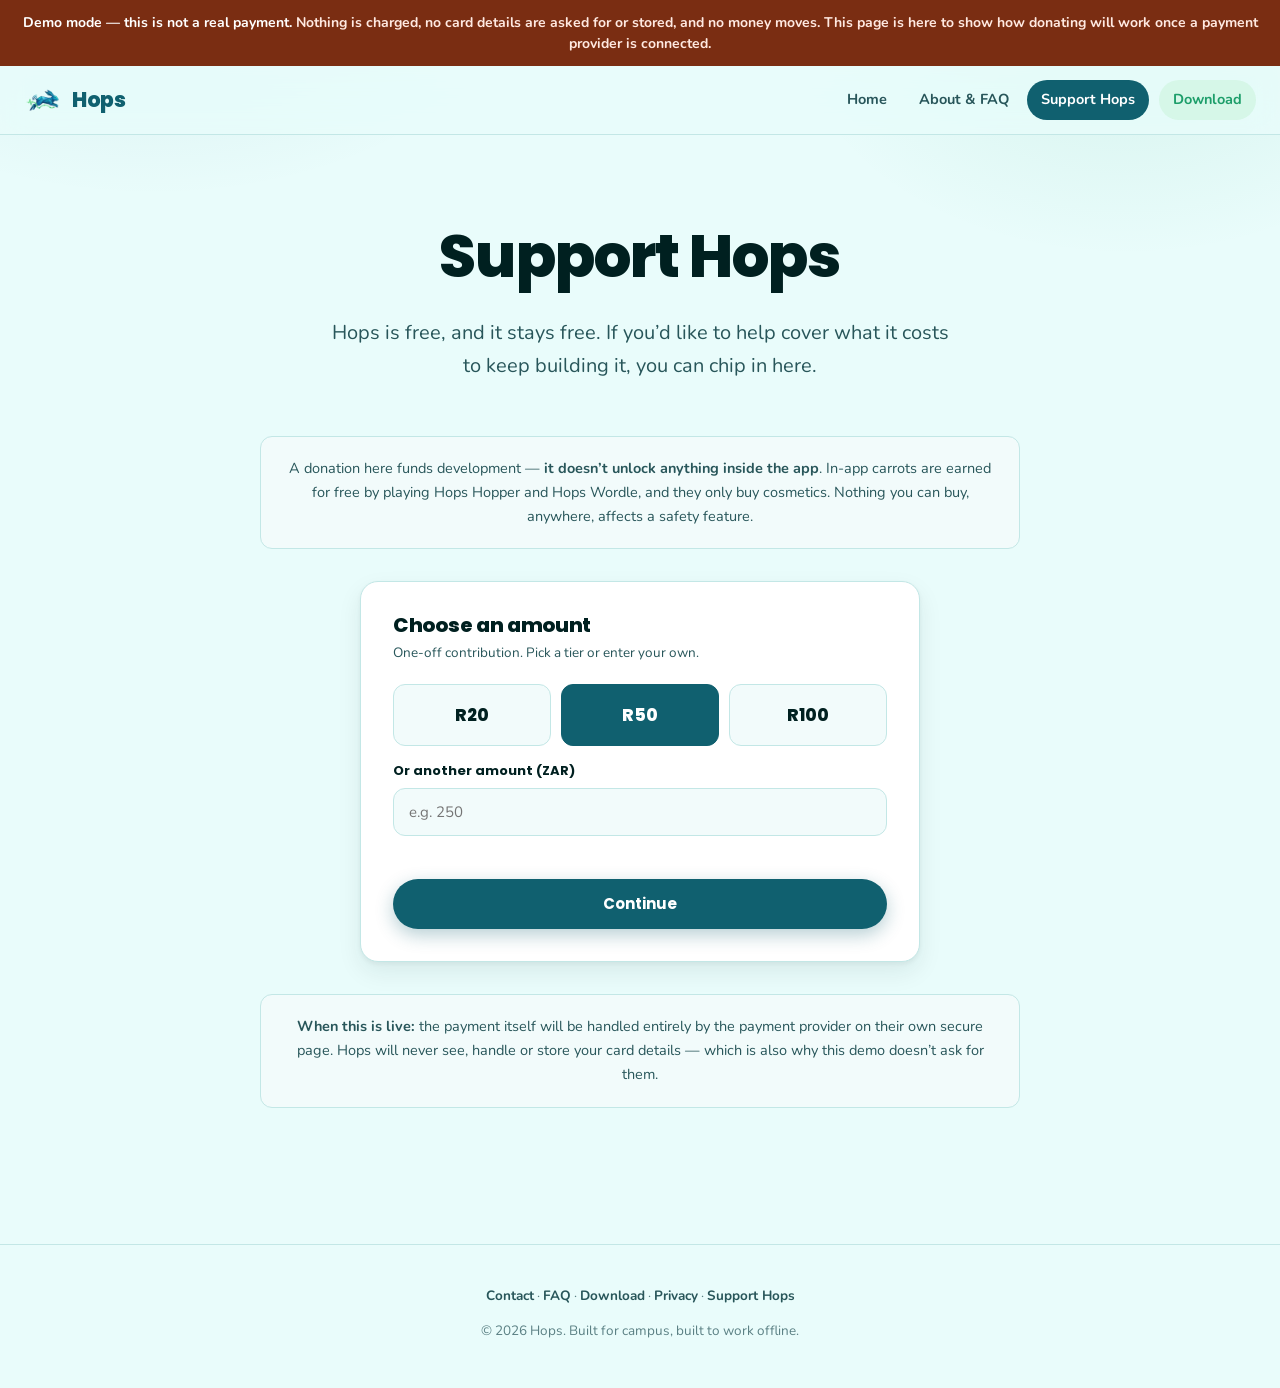
<file: website/shop.html>
<!DOCTYPE html>
<html lang="en">
<head>
  <meta charset="UTF-8">
  <meta name="viewport" content="width=device-width, initial-scale=1.0">
  <title>Support Hops</title>
  <meta name="description" content="Support Hops development with a one-off contribution.">
  <link rel="icon" type="image/png" href="assets/hops_logo.png">
  <meta property="og:type" content="website">
  <meta property="og:site_name" content="Hops">
  <meta property="og:title" content="Support Hops">
  <meta property="og:description" content="Support Hops development with a one-off contribution.">
  <meta property="og:image" content="assets/hops_logo.png">
  <meta name="twitter:card" content="summary">
  <meta name="theme-color" content="#10606f">
  <link rel="preconnect" href="https://fonts.googleapis.com">
  <link href="https://fonts.googleapis.com/css2?family=Poppins:wght@700;800&family=Nunito:wght@400;600;700&display=swap" rel="stylesheet">
  <link rel="stylesheet" href="styles.css">
</head>
<body>

  <!--
    ══════════════════════════════════════════════════════════════════
    DEMO MODE — READ BEFORE CHANGING ANYTHING ON THIS PAGE
    ══════════════════════════════════════════════════════════════════

    This page SIMULATES a donation. No money moves, no card details are
    collected, and nothing is sent anywhere. It exists so the flow can be
    demonstrated and reviewed before a real payment provider is connected.

    Two rules, both deliberate:

      1. The red banner below must stay until a real provider is wired up,
         and it must not be dismissible. A payment flow that looks real but
         isn't is how people end up believing they've donated when they
         haven't. If you remove the banner, you must have removed the
         simulation in the same change.

      2. This page asks for NO card number, expiry or CVC — not even a fake
         one. A form that collects card details and does nothing with them
         is a phishing page by shape, regardless of intent. When a real
         provider is added, the card fields live on THEIR hosted page, not
         on this one.

    To go live, see website/README.md — "Switching the donation page to a
    real provider". It is a small change: delete the banner, delete
    simulatePayment(), and point the confirm button at the provider's
    hosted checkout URL.
  -->
  <a class="skip-link" href="#main">Skip to content</a>

  <div class="demo-banner" role="status">
    <strong>Demo mode — this is not a real payment.</strong>
    Nothing is charged, no card details are asked for or stored, and no money moves.
    This page is here to show how donating will work once a payment provider is connected.
  </div>

  <nav class="site-nav">
    <a class="brand" href="index.html">
      <img src="assets/hops_logo.png" alt="Hops mascot">
      <p class="logo-word">Hops</p>
    </a>
    <ul class="links">
      <li><a href="index.html">Home</a></li>
      <li><a href="about.html">About &amp; FAQ</a></li>
      <li><a href="shop.html" class="active">Support Hops</a></li>
      <li><a href="download.html" class="nav-cta">Download</a></li>
    </ul>
  </nav>

  <main id="main">

  <header class="hero" style="padding-bottom: 24px;">
    <div class="container">
      <h1>Support Hops</h1>
      <p class="tagline">
        Hops is free, and it stays free. If you&rsquo;d like to help cover what it costs to keep
        building it, you can chip in here.
      </p>
    </div>
  </header>

  <section class="section" style="padding-top: 0;">
    <div class="container">

      <!--
        This note is load-bearing, not decoration: in-app carrots are earned
        only by playing Hops Hopper and Hops Wordle, and there is no backend
        connecting a donation here to anything inside the app. Don't reword
        this to imply otherwise unless that backend actually gets built.
      -->
      <div class="note-box" style="margin-bottom: 32px; text-align: center;">
        A donation here funds development &mdash; <strong>it doesn&rsquo;t unlock anything inside the
        app</strong>. In-app carrots are earned for free by playing Hops Hopper and Hops Wordle,
        and they only buy cosmetics. Nothing you can buy, anywhere, affects a safety feature.
      </div>

      <div class="donate-card">

        <!-- ── Step 1: amount ──────────────────────────────────────── -->
        <div class="donate-step active" id="step-amount">
          <h3>Choose an amount</h3>
          <p class="step-hint">One-off contribution. Pick a tier or enter your own.</p>

          <div class="amount-grid">
            <button type="button" class="amount-opt" data-amount="20" aria-pressed="false">R20</button>
            <button type="button" class="amount-opt" data-amount="50" aria-pressed="true">R50</button>
            <button type="button" class="amount-opt" data-amount="100" aria-pressed="false">R100</button>
          </div>

          <label for="custom-amount">Or another amount (ZAR)</label>
          <input id="custom-amount" type="number" min="10" max="10000" step="1" placeholder="e.g. 250"
                 inputmode="numeric" autocomplete="off">
          <p class="field-error" id="amount-error" role="alert"></p>

          <div class="donate-actions">
            <button type="button" class="btn btn-primary" id="to-details">Continue</button>
          </div>
        </div>

        <!-- ── Step 2: who's donating ──────────────────────────────── -->
        <div class="donate-step" id="step-details">
          <h3>Who&rsquo;s this from?</h3>
          <p class="step-hint">
            Only so we can say thank you. Leave the name blank to give anonymously.
          </p>

          <label for="donor-name">Name <span style="font-weight:400;">(optional)</span></label>
          <input id="donor-name" type="text" placeholder="Your name" autocomplete="name">

          <label for="donor-email">Email</label>
          <input id="donor-email" type="email" placeholder="you@example.com" autocomplete="email">
          <p class="field-error" id="email-error" role="alert"></p>

          <div class="donate-actions">
            <button type="button" class="btn btn-secondary" data-back="step-amount">Back</button>
            <button type="button" class="btn btn-primary" id="to-review">Continue</button>
          </div>
        </div>

        <!-- ── Step 3: review ──────────────────────────────────────── -->
        <div class="donate-step" id="step-review">
          <h3>Check this over</h3>
          <p class="step-hint">
            In demo mode the next step is simulated. Nothing is charged and no card details are
            requested at any point.
          </p>

          <div class="summary-row"><span class="k">Amount</span><span class="v" id="sum-amount">R50</span></div>
          <div class="summary-row"><span class="k">From</span><span class="v" id="sum-name">Anonymous</span></div>
          <div class="summary-row"><span class="k">Email</span><span class="v" id="sum-email">&mdash;</span></div>
          <div class="summary-row"><span class="k">Type</span><span class="v">One-off</span></div>

          <div class="donate-actions">
            <button type="button" class="btn btn-secondary" data-back="step-details">Back</button>
            <button type="button" class="btn btn-primary" id="do-pay">Simulate donation</button>
          </div>
        </div>

        <!-- ── Step 4: processing ──────────────────────────────────── -->
        <div class="donate-step" id="step-processing" aria-live="polite">
          <div class="spinner" role="presentation"></div>
          <h3 style="text-align:center;">Simulating&hellip;</h3>
          <p class="step-hint" style="text-align:center;">
            A real provider would be showing their secure checkout here.
          </p>
        </div>

        <!-- ── Step 5: receipt ─────────────────────────────────────── -->
        <div class="donate-step" id="step-done" aria-live="polite">
          <div class="receipt-tick">&#127881;</div>
          <h3 style="text-align:center;">Thank you &mdash; in principle!</h3>
          <p class="step-hint" style="text-align:center;">
            This was a simulated donation, so <strong>you have not been charged</strong> and no
            money has moved. Here&rsquo;s what a real receipt would have shown.
          </p>

          <div class="summary-row"><span class="k">Amount</span><span class="v" id="done-amount">R50</span></div>
          <div class="summary-row"><span class="k">From</span><span class="v" id="done-name">Anonymous</span></div>
          <div class="summary-row"><span class="k">Reference</span><span class="v"><span class="receipt-ref" id="done-ref">&mdash;</span></span></div>
          <div class="summary-row"><span class="k">Status</span><span class="v" style="color:#a3301a;">Simulated &mdash; not charged</span></div>

          <div class="donate-actions">
            <button type="button" class="btn btn-secondary" id="start-over">Run it again</button>
            <a class="btn btn-primary" href="index.html">Back to Hops</a>
          </div>
        </div>

      </div>

      <div class="note-box" style="text-align: center; margin-top: 32px;">
        <strong>When this is live:</strong> the payment itself will be handled entirely by the
        payment provider on their own secure page. Hops will never see, handle or store your card
        details &mdash; which is also why this demo doesn&rsquo;t ask for them.
      </div>

    </div>
  </section>

  </main>

  <footer class="site-footer">
    <p>
      <a href="about.html#contact">Contact</a> &middot;
      <a href="about.html#faq">FAQ</a> &middot;
      <a href="download.html">Download</a> &middot;
      <a href="privacy.html">Privacy</a> &middot;
      <a href="shop.html">Support Hops</a>
    </p>
    <p>&copy; 2026 Hops. Built for campus, built to work offline.</p>
  </footer>

  <script>
  (function () {
    'use strict';

    // ── State ────────────────────────────────────────────────────────
    var state = { amount: 50, name: '', email: '' };

    var $ = function (id) { return document.getElementById(id); };

    function show(stepId) {
      var steps = document.querySelectorAll('.donate-step');
      for (var i = 0; i < steps.length; i++) {
        steps[i].classList.toggle('active', steps[i].id === stepId);
      }
      // Move focus to the new step's heading so keyboard and screen-reader
      // users aren't left at the bottom of a panel that just disappeared.
      var h = document.querySelector('#' + stepId + ' h3');
      if (h) { h.setAttribute('tabindex', '-1'); h.focus(); }
    }

    // ── Step 1: amount ───────────────────────────────────────────────
    var opts = document.querySelectorAll('.amount-opt');
    var custom = $('custom-amount');

    function selectTier(btn) {
      for (var i = 0; i < opts.length; i++) {
        opts[i].setAttribute('aria-pressed', String(opts[i] === btn));
      }
      state.amount = Number(btn.getAttribute('data-amount'));
      custom.value = '';
      $('amount-error').textContent = '';
    }

    for (var i = 0; i < opts.length; i++) {
      opts[i].addEventListener('click', function () { selectTier(this); });
    }

    // Typing a custom amount clears the tier selection — two sources of
    // truth for one value is how you end up charging the wrong number.
    custom.addEventListener('input', function () {
      for (var j = 0; j < opts.length; j++) { opts[j].setAttribute('aria-pressed', 'false'); }
      $('amount-error').textContent = '';
    });

    $('to-details').addEventListener('click', function () {
      if (custom.value.trim() !== '') {
        var v = Number(custom.value);
        if (!isFinite(v) || v < 10 || v > 10000) {
          $('amount-error').textContent = 'Enter an amount between R10 and R10 000.';
          custom.focus();
          return;
        }
        state.amount = Math.round(v);
      }
      if (!state.amount) {
        $('amount-error').textContent = 'Pick an amount to continue.';
        return;
      }
      show('step-details');
    });

    // ── Step 2: details ──────────────────────────────────────────────
    $('to-review').addEventListener('click', function () {
      var email = $('donor-email').value.trim();
      // Deliberately permissive: the only thing worth rejecting here is an
      // obvious typo. Real validation is "did the receipt arrive".
      if (email === '' || email.indexOf('@') < 1 || email.lastIndexOf('.') < email.indexOf('@')) {
        $('email-error').textContent = 'Enter an email address so we can send a receipt.';
        $('donor-email').focus();
        return;
      }
      $('email-error').textContent = '';
      state.name = $('donor-name').value.trim();
      state.email = email;

      $('sum-amount').textContent = 'R' + state.amount;
      $('sum-name').textContent = state.name || 'Anonymous';
      $('sum-email').textContent = state.email;
      show('step-review');
    });

    // ── Back buttons ─────────────────────────────────────────────────
    var backs = document.querySelectorAll('[data-back]');
    for (var b = 0; b < backs.length; b++) {
      backs[b].addEventListener('click', function () {
        show(this.getAttribute('data-back'));
      });
    }

    // ── Step 3 → 4 → 5: the simulation ───────────────────────────────
    //
    // THIS IS THE ONLY SIMULATED PART. Replacing it with a real provider
    // means deleting this function and sending the visitor to the
    // provider's hosted checkout instead — see README.md.
    function simulatePayment() {
      show('step-processing');
      window.setTimeout(function () {
        $('done-amount').textContent = 'R' + state.amount;
        $('done-name').textContent = state.name || 'Anonymous';
        // Prefixed DEMO- so a reference can never be mistaken for a real
        // transaction id if someone screenshots this.
        $('done-ref').textContent =
          'DEMO-' + Date.now().toString(36).toUpperCase().slice(-6);
        show('step-done');
      }, 1400);
    }

    $('do-pay').addEventListener('click', simulatePayment);

    $('start-over').addEventListener('click', function () {
      state = { amount: 5, name: '', email: '' };
      custom.value = '';
      $('donor-name').value = '';
      $('donor-email').value = '';
      for (var k = 0; k < opts.length; k++) {
        opts[k].setAttribute('aria-pressed', String(opts[k].getAttribute('data-amount') === '5'));
      }
      show('step-amount');
    });
  })();
  </script>

</body>
</html>
</file>
<file: website/styles.css>
/* website/styles.css
 *
 * Shared styles for every page on the Hops marketing site. Plain CSS, no
 * build step, no framework — the site is five static HTML files, so a
 * preprocessor or bundler would be pure overhead.
 *
 * The palette still comes from the app's "Hops Default" theme
 * (client/lib/theme/app_theme.dart) so the site and the app read as one
 * product, with one addition: the green from the logo's ECG line is now a
 * real accent token rather than something only the mascot image uses.
 *
 * Structure:
 *   1. Tokens (light + dark)       5. Cards and grids
 *   2. Base and layout             6. Page-specific blocks
 *   3. Navigation                  7. Footer
 *   4. Hero                        8. Accessibility, motion, small screens
 *
 * Two things worth knowing before editing:
 *
 *   * EVERY CLASS NAME HERE IS LOAD-BEARING ON MULTIPLE PAGES. The five
 *     HTML files share this one stylesheet and there is no build step to
 *     catch a rename, so a class dropped here fails silently on a page you
 *     did not open. Grep before renaming.
 *   * Dark mode is defined by overriding TOKENS ONLY, never by restating
 *     component rules. If a component hardcodes a colour instead of using
 *     a token it will look correct in light mode and wrong in dark, and
 *     nothing will warn you.
 */

/* ── 1. Tokens ─────────────────────────────────────────────────────── */

:root {
  /* Brand */
  --primary: #10606f;
  --primary-strong: #0b4653;
  --primary-container: #367588;
  --accent: #417676;
  --on-accent: #c4fbfa;
  /* The green from the logo's pulse line. Used for emphasis and "live"
   * markers, never for body text — it fails contrast at small sizes. */
  --lime: #1d9e6a;
  --lime-soft: #d6f7e8;

  /* Surfaces */
  --bg: #e9fcfb;
  --bg-tint: #d7f5f4;
  --surface: #ffffff;
  --surface-2: #f2fbfb;
  --line: #c3e7e6;

  /* Text */
  --text: #002020;
  --text-soft: #28565a;
  --text-faint: #5b8084;
  --on-primary: #ffffff;
  --white: #ffffff;

  /* Shape */
  --radius: 18px;
  --radius-lg: 26px;
  --radius-sm: 12px;
  --radius-pill: 999px;

  /* Elevation. Tinted with the brand hue rather than neutral grey, which
   * is what keeps a white card from looking like a cut-out on the mint. */
  --shadow-sm: 0 1px 2px rgba(0, 40, 44, .06), 0 2px 6px rgba(0, 40, 44, .05);
  --shadow: 0 2px 4px rgba(0, 40, 44, .05), 0 10px 24px rgba(0, 40, 44, .08);
  --shadow-lg: 0 4px 8px rgba(0, 40, 44, .06), 0 20px 48px rgba(0, 40, 44, .14);
  --ring: 0 0 0 3px rgba(16, 96, 111, .28);

  /* Rhythm */
  --gap: 20px;
  --section-y: clamp(56px, 8vw, 96px);
  --container: 1160px;
}

@media (prefers-color-scheme: dark) {
  :root {
    --primary: #5fd9e4;
    --primary-strong: #8ce9f1;
    --primary-container: #11454f;
    --accent: #6fc9c6;
    --lime: #4fd79b;
    --lime-soft: #0d3b2c;

    --bg: #041a1e;
    --bg-tint: #072429;
    --surface: #0b2b31;
    --surface-2: #0f353c;
    --line: #17474f;

    --text: #e3fbfa;
    --text-soft: #a8ccce;
    --text-faint: #7da6a9;
    --on-primary: #00282f;

    --shadow-sm: 0 1px 2px rgba(0, 0, 0, .4);
    --shadow: 0 2px 4px rgba(0, 0, 0, .35), 0 12px 28px rgba(0, 0, 0, .45);
    --shadow-lg: 0 4px 10px rgba(0, 0, 0, .4), 0 24px 60px rgba(0, 0, 0, .55);
    --ring: 0 0 0 3px rgba(95, 217, 228, .35);
  }
}

/* ── 2. Base and layout ────────────────────────────────────────────── */

* { box-sizing: border-box; }

html {
  scroll-behavior: smooth;
  -webkit-text-size-adjust: 100%;
}

body {
  margin: 0;
  font-family: 'Nunito', -apple-system, BlinkMacSystemFont, 'Segoe UI',
               sans-serif;
  background: var(--bg);
  color: var(--text);
  line-height: 1.65;
  font-size: 16px;
  /* A single soft wash behind the whole page. Flat mint over 2000px of
   * scroll reads as unfinished; this gives the fold some depth without
   * costing an image request. */
  background-image:
    radial-gradient(42rem 28rem at 12% -8%, rgba(16, 96, 111, .10), transparent 60%),
    radial-gradient(34rem 24rem at 88% 2%, rgba(29, 158, 106, .10), transparent 62%);
  background-repeat: no-repeat;
  background-attachment: fixed;
}

h1, h2, h3, h4, .logo-word {
  font-family: 'Poppins', -apple-system, BlinkMacSystemFont, sans-serif;
  font-weight: 800;
  line-height: 1.18;
  letter-spacing: -0.015em;
  margin: 0 0 .5em;
  color: var(--text);
}

p { margin: 0 0 1em; }
a { color: var(--primary); }
img { max-width: 100%; display: block; }

.container {
  max-width: var(--container);
  margin: 0 auto;
  padding: 0 24px;
}

.container-narrow { max-width: 760px; }

/* A small capitalised label above a heading. Gives each section a handle
 * and stops every block opening with an unannounced <h2>. */
.eyebrow {
  display: inline-block;
  font-family: 'Poppins', sans-serif;
  font-size: 12px;
  font-weight: 800;
  letter-spacing: .14em;
  text-transform: uppercase;
  color: var(--lime);
  margin: 0 0 10px;
}

.section .eyebrow { display: block; }
.section--center { text-align: center; }
.section--tint { background: var(--bg-tint); }

/* ── 3. Navigation ─────────────────────────────────────────────────── */

.site-nav {
  display: flex;
  align-items: center;
  justify-content: space-between;
  flex-wrap: wrap;
  gap: 12px;
  padding: 14px 24px;
  background: color-mix(in srgb, var(--bg) 82%, transparent);
  backdrop-filter: saturate(160%) blur(14px);
  -webkit-backdrop-filter: saturate(160%) blur(14px);
  border-bottom: 1px solid var(--line);
  position: sticky;
  top: 0;
  z-index: 50;
}

/* color-mix is recent; without it the bar would be fully transparent and
 * the page would scroll visibly through the links. */
@supports not (background: color-mix(in srgb, red 50%, transparent)) {
  .site-nav { background: var(--bg); }
}

.site-nav .brand {
  display: flex;
  align-items: center;
  gap: 10px;
  text-decoration: none;
  color: var(--primary);
}

.site-nav .brand img {
  /* The mark is square (see assets/hops_logo.png) — fixing both width and
   * height to different values stretched it. Keep it square and let
   * object-fit guard against a future asset with another aspect ratio. */
  width: 38px;
  height: 38px;
  object-fit: contain;
}

.site-nav .brand .logo-word {
  font-size: 21px;
  margin: 0;
  color: var(--primary);
  letter-spacing: -0.02em;
}

.site-nav .links {
  display: flex;
  align-items: center;
  gap: 4px;
  flex-wrap: wrap;
  list-style: none;
  margin: 0;
  padding: 0;
}

.site-nav .links a {
  display: block;
  text-decoration: none;
  color: var(--text-soft);
  font-weight: 700;
  font-size: 14.5px;
  padding: 8px 14px;
  border-radius: var(--radius-pill);
  transition: background-color .16s ease, color .16s ease;
}

.site-nav .links a:hover { background: var(--bg-tint); color: var(--text); }

.site-nav .links a.active {
  background: var(--primary);
  color: var(--on-primary);
}

/* The nav's own call to action, visually separated from the page links. */
.site-nav .links a.nav-cta {
  background: var(--lime-soft);
  color: var(--lime);
  margin-left: 6px;
}

.site-nav .links a.nav-cta:hover {
  background: var(--lime);
  color: var(--white);
}

/* ── Buttons ───────────────────────────────────────────────────────── */

.btn {
  display: inline-flex;
  align-items: center;
  justify-content: center;
  gap: 8px;
  padding: 14px 28px;
  border-radius: var(--radius-pill);
  font-family: 'Poppins', sans-serif;
  font-weight: 700;
  text-decoration: none;
  font-size: 15px;
  line-height: 1.2;
  border: 2px solid transparent;
  cursor: pointer;
  transition: transform .16s ease, box-shadow .16s ease,
              background-color .16s ease, color .16s ease;
}

.btn-primary {
  background: var(--primary);
  color: var(--on-primary);
  box-shadow: 0 6px 18px rgba(16, 96, 111, .30);
}

.btn-primary:hover {
  background: var(--primary-strong);
  transform: translateY(-2px);
  box-shadow: 0 12px 26px rgba(16, 96, 111, .38);
}

.btn-secondary {
  background: var(--surface);
  color: var(--primary);
  border-color: var(--line);
  box-shadow: var(--shadow-sm);
}

.btn-secondary:hover {
  border-color: var(--primary);
  transform: translateY(-2px);
}

.btn-lg { padding: 17px 34px; font-size: 16.5px; }

.btn[aria-disabled="true"] {
  opacity: .45;
  cursor: not-allowed;
  /* These are anchors, and pointer-events only stops the mouse — they stay
   * keyboard-reachable unless the markup also carries tabindex="-1". */
  pointer-events: none;
  box-shadow: none;
  transform: none;
}

/* ── 4. Hero ───────────────────────────────────────────────────────── */

.hero {
  padding: clamp(48px, 7vw, 86px) 0 clamp(40px, 5vw, 64px);
  text-align: center;
}

.hero img.mascot {
  width: 124px;
  height: auto;
  margin: 0 auto 18px;
  filter: drop-shadow(0 12px 26px rgba(0, 40, 44, .22));
}

.hero h1 {
  font-size: clamp(34px, 5.4vw, 60px);
  color: var(--text);
  margin-bottom: .4em;
}

.hero h1 .hl { color: var(--primary); }

.hero p.tagline {
  font-size: clamp(17px, 1.6vw, 20px);
  color: var(--text-soft);
  max-width: 620px;
  margin: 0 auto 30px;
}

.hero .actions {
  display: flex;
  gap: 14px;
  justify-content: center;
  flex-wrap: wrap;
}

/* Asymmetric variant: copy on the left, mascot on the right. Opt-in via an
 * extra class so the other pages keep the centred hero unchanged. */
.hero-split .container {
  display: grid;
  grid-template-columns: 1.15fr .85fr;
  align-items: center;
  gap: clamp(24px, 4vw, 56px);
  text-align: left;
}

/* Grid and flex children default to min-width:auto, which means they
 * refuse to shrink below their content's intrinsic minimum — so on a
 * narrow phone the hero column stayed wider than the screen and pushed the
 * whole page into horizontal overflow (headline, buttons and nav all cut
 * off at the same edge). min-width: 0 lets them shrink and wrap instead.
 * This is the fix, not `overflow-x: hidden` on the body, which only hides
 * the symptom and leaves the content unreachable. */
.hero-split .container > * { min-width: 0; }

.hero-split .hero-copy .actions { justify-content: flex-start; }
.hero-split p.tagline { margin-left: 0; margin-right: 0; }

/* The dial and the mascot are stacked in ONE grid cell rather than the
 * mascot being positioned over an absolutely-placed dial. Absolute
 * positioning inside this grid stopped `aspect-ratio` resolving, so the
 * dial painted taller than it was wide and its crosshair ran out of the
 * circle and down across the eyebrow and headline. As a plain grid item it
 * is reliably square. */
.hero-split .hero-art {
  display: grid;
  place-items: center;
}

.hero-split .hero-art > * { grid-area: 1 / 1; }

.hero-split .hero-art img {
  width: min(100%, 320px);
  filter: drop-shadow(0 20px 40px rgba(0, 40, 44, .25));
}

/* The radar dial from the app, rebuilt in CSS.
 *
 * Deliberately faithful to RadarPainter in client/lib/views/radar_screen.dart
 * rather than "some rings": four static rings at quarter radii drawn at 20%
 * alpha, a crosshair at 30%, and a sonar ping of TWO rings half a cycle
 * apart on a 3-second loop, each expanding from the centre to the edge
 * while fading to nothing. Two rings, not one, is the detail that matters —
 * it is what stops a visible dead gap between pings, so the dial always has
 * something mid-expansion and reads as alive.
 *
 * The rotating sweep line is left out: on a page it would be a spinner
 * competing with the headline, and the ping alone carries the idea.
 *
 * A square, centred box — NOT inset on a rectangular parent. Inset made the
 * element wider than tall, so the rings drew as ellipses and the outer one
 * clipped at the top and bottom. */
.hero-split .hero-art .radar {
  position: relative;
  width: min(96%, 420px);
  aspect-ratio: 1;
  border-radius: 50%;
  overflow: hidden;
  pointer-events: none;
  /* Every layer is sized and positioned EXPLICITLY rather than relying on
   * border-radius to clip it.
   *
   * Two traps, both of which this hit: a radial-gradient's default sizing
   * is farthest-CORNER, so "100%" lands out at the square's diagonal, well
   * outside the dial — hence `closest-side`, which makes a percentage mean
   * what it looks like it means. And a full-bleed linear-gradient
   * crosshair spans the whole square, so its arms stick out past the
   * circle at the diagonals; sizing each arm to 86% and centring it keeps
   * it inside the outer ring by construction. */
  background:
    /* crosshair arms, 30% — 86% of the box, centred, so they stay inside */
    linear-gradient(to right,
      color-mix(in srgb, var(--primary) 30%, transparent),
      color-mix(in srgb, var(--primary) 30%, transparent)) center / 86% 1px no-repeat,
    linear-gradient(to bottom,
      color-mix(in srgb, var(--primary) 30%, transparent),
      color-mix(in srgb, var(--primary) 30%, transparent)) center / 1px 86% no-repeat,
    /* four static rings at 25 / 50 / 75 / 100% of the radius, 20% */
    radial-gradient(circle closest-side, transparent 0 24.2%,
      color-mix(in srgb, var(--primary) 20%, transparent) 24.2% 25%, transparent 25%),
    radial-gradient(circle closest-side, transparent 0 49.2%,
      color-mix(in srgb, var(--primary) 20%, transparent) 49.2% 50%, transparent 50%),
    radial-gradient(circle closest-side, transparent 0 74.2%,
      color-mix(in srgb, var(--primary) 20%, transparent) 74.2% 75%, transparent 75%),
    radial-gradient(circle closest-side, transparent 0 98.8%,
      color-mix(in srgb, var(--primary) 20%, transparent) 98.8% 100%, transparent 100%),
    /* soft glow — must FADE OUT rather than stop at a radius, or it
       renders as a flat disc behind the logo instead of light off it */
    radial-gradient(circle closest-side,
      color-mix(in srgb, var(--primary) 14%, transparent) 0%,
      color-mix(in srgb, var(--primary) 6%, transparent) 54%,
      transparent 100%);
}

/* One ping. The second is the same ring started half a cycle later. */
.hero-split .hero-art .radar-pulse {
  position: absolute;
  inset: 0;
  border-radius: 50%;
  border: 2px solid var(--primary);
  opacity: 0;
  animation: radar-ping 3s linear infinite;
}

.hero-split .hero-art .radar-pulse:nth-child(2) { animation-delay: 1.5s; }

/* alpha = (1 - progress) * 0.35, matching the painter. */
@keyframes radar-ping {
  from { transform: scale(0); opacity: .35; }
  to   { transform: scale(1); opacity: 0; }
}

/* The global reduced-motion block freezes animations rather than removing
 * them, which would leave both pings stuck at scale(0) as two dots in the
 * middle of the dial. Hide them outright instead; the static rings stay. */
@media (prefers-reduced-motion: reduce) {
  .hero-split .hero-art .radar-pulse { display: none; }
}

/* The mascot sits above the dial. */
.hero-split .hero-art img { position: relative; z-index: 1; }

@media (max-width: 900px) {
  .hero-split .container {
    grid-template-columns: 1fr;
    text-align: center;
  }
  .hero-split .hero-copy .actions { justify-content: center; }
  .hero-split p.tagline { margin-left: auto; margin-right: auto; }
  .hero-split .hero-art { order: -1; }

  /* The dial is square and sized off the COLUMN, while the mascot shrinks
   * to a fraction of it. Left alone, the circle is far taller than the art
   * box and spills down over the eyebrow and headline. Give the box height
   * to hold the dial, and keep the mascot at the same proportion of it as
   * on desktop (320/420 ≈ 0.76) so the composition doesn't change shape. */
  /* Make the art box itself square and bound its height, then size the
   * dial as a fraction OF THAT BOX. Sizing the dial off the column while
   * the box was only as tall as the shrunken mascot let the outer ring
   * escape downwards and cross the eyebrow and headline. */
  .hero-split .hero-art .radar { width: min(88%, 268px); }
  .hero-split .hero-art img { width: min(64%, 200px); }
}

/* Small reassurance chips under the hero buttons. */
.chip-row {
  display: flex;
  gap: 10px;
  flex-wrap: wrap;
  margin-top: 22px;
  justify-content: inherit;
}

.chip {
  display: inline-flex;
  align-items: center;
  gap: 7px;
  padding: 7px 14px;
  border-radius: var(--radius-pill);
  background: var(--surface);
  border: 1px solid var(--line);
  font-size: 13px;
  font-weight: 700;
  color: var(--text-soft);
  box-shadow: var(--shadow-sm);
}

.chip .dot {
  width: 7px;
  height: 7px;
  border-radius: 50%;
  background: var(--lime);
}

/* ── 5. Cards and grids ────────────────────────────────────────────── */

.section { padding: var(--section-y) 0; }

.section h2 {
  color: var(--text);
  font-size: clamp(25px, 3.2vw, 36px);
  margin-bottom: 12px;
}

.section--center h2,
.section--center .eyebrow,
.section--center .lede { text-align: center; }

.section .lede {
  color: var(--text-soft);
  max-width: 660px;
  margin: 0 0 42px;
  font-size: 17px;
}

.section--center .lede { margin-left: auto; margin-right: auto; }

/* Three across on a wide screen, two on a tablet, one on a phone. The old
 * auto-fit/220px rule produced four ~190px columns inside a 1080px
 * container, so six short paragraphs became six tall thin ones. */
.card-grid {
  display: grid;
  grid-template-columns: repeat(3, 1fr);
  gap: var(--gap);
}

.card-grid--2 { grid-template-columns: repeat(2, 1fr); }
.card-grid--4 { grid-template-columns: repeat(4, 1fr); }

@media (max-width: 1000px) {
  .card-grid,
  .card-grid--4 { grid-template-columns: repeat(2, 1fr); }
}

@media (max-width: 620px) {
  .card-grid,
  .card-grid--2,
  .card-grid--4 { grid-template-columns: 1fr; }
}

.card {
  display: flex;
  flex-direction: column;
  background: var(--surface);
  border: 1px solid var(--line);
  border-radius: var(--radius);
  padding: 26px 24px;
  box-shadow: var(--shadow-sm);
  transition: transform .18s ease, box-shadow .18s ease,
              border-color .18s ease;
}

.card-grid .card:hover {
  transform: translateY(-4px);
  box-shadow: var(--shadow-lg);
  border-color: color-mix(in srgb, var(--primary) 40%, var(--line));
}

/* The emoji used to sit loose at 32px with nothing holding it. In a
 * tinted tile it reads as an icon and gives every card the same optical
 * start point regardless of which glyph a platform substitutes. */
.card .icon {
  display: grid;
  place-items: center;
  width: 50px;
  height: 50px;
  border-radius: 14px;
  background: var(--bg-tint);
  font-size: 25px;
  line-height: 1;
  margin-bottom: 16px;
}

.card h3 {
  font-size: 18px;
  color: var(--text);
  margin-bottom: 8px;
}

.card p {
  font-size: 14.5px;
  color: var(--text-soft);
  margin: 0 0 .8em;
}

.card p:last-child { margin-bottom: 0; }

/* Pushes a button to the bottom so buttons line up across a row even when
 * the cards above them hold different amounts of text. */
.card .card-foot { margin-top: auto; padding-top: 18px; }

.card--feature {
  border-color: color-mix(in srgb, var(--primary) 55%, var(--line));
  box-shadow: var(--shadow);
}

/* A single full-width card used as the page's primary offer.
 *
 * It keeps the container's full width so its edges line up with the grid
 * beneath it, but its CONTENTS are centred. Left-aligned content in a
 * 1100px card leaves the right half empty and drops the main button far
 * off the page's centre line — which is especially wrong here, where the
 * hero directly above it is centred. Paragraphs are capped separately so
 * centring does not also hand them a 1100px measure. */
.card--spotlight {
  align-items: center;
  text-align: center;
  padding: 34px 28px 30px;
}

.card--spotlight .icon { margin-left: auto; margin-right: auto; }

.card--spotlight p {
  max-width: 620px;
  margin-left: auto;
  margin-right: auto;
}

.card--spotlight .card-foot {
  display: flex;
  justify-content: center;
  width: 100%;
}

.card--muted { opacity: .72; }

.card--wide { grid-column: 1 / -1; }

/* A standalone call-to-action band.
 *
 * Deliberately NOT token-driven: it keeps the deep-teal gradient and white
 * text in both colour schemes. Built from tokens it inverted in dark mode
 * into a light-to-dark gradient, which no single text colour can sit on
 * legibly — the heading stayed readable and the paragraph disappeared into
 * the far end of the ramp. One fixed, self-contained block is correct here. */
.cta-band {
  background: linear-gradient(135deg, #0b4653 0%, #10606f 52%, #19798a 100%);
  border-radius: var(--radius-lg);
  padding: clamp(32px, 5vw, 56px);
  text-align: center;
  color: #ffffff;
  box-shadow: var(--shadow-lg);
}

.cta-band h2 { color: #ffffff; }
.cta-band .eyebrow { color: #7ff0c2; }
.cta-band p { color: rgba(255, 255, 255, .88); max-width: 640px;
              margin-left: auto; margin-right: auto; }

.cta-band .btn-primary {
  background: #ffffff;
  color: #0b4653;
  box-shadow: 0 10px 28px rgba(0, 0, 0, .25);
}

.cta-band .btn-primary:hover { background: #eafbfa; color: #0b4653; }

/* Numbered "how it works" steps. */
.steps {
  display: grid;
  grid-template-columns: repeat(3, 1fr);
  gap: var(--gap);
  counter-reset: step;
}

@media (max-width: 820px) { .steps { grid-template-columns: 1fr; } }

.step {
  position: relative;
  background: var(--surface);
  border: 1px solid var(--line);
  border-radius: var(--radius);
  padding: 26px 24px 24px;
  box-shadow: var(--shadow-sm);
}

.step::before {
  counter-increment: step;
  content: counter(step);
  display: grid;
  place-items: center;
  width: 36px;
  height: 36px;
  border-radius: 50%;
  background: var(--primary);
  color: var(--on-primary);
  font-family: 'Poppins', sans-serif;
  font-weight: 800;
  font-size: 16px;
  margin-bottom: 14px;
}

.step h3 { font-size: 17px; margin-bottom: 6px; }
.step p { font-size: 14.5px; color: var(--text-soft); margin: 0; }

/* ── 6. Page-specific blocks ───────────────────────────────────────── */

/* FAQ (native <details>, no JS needed) */
.faq-item {
  background: var(--surface);
  border: 1px solid var(--line);
  border-radius: var(--radius-sm);
  padding: 2px 20px;
  margin-bottom: 10px;
  box-shadow: var(--shadow-sm);
}

.faq-item summary {
  cursor: pointer;
  font-family: 'Poppins', sans-serif;
  font-weight: 700;
  padding: 16px 0;
  color: var(--text);
  list-style: none;
  display: flex;
  align-items: flex-start;
  gap: 12px;
}

.faq-item summary::-webkit-details-marker { display: none; }

.faq-item summary::before {
  content: '+';
  flex: 0 0 22px;
  display: grid;
  place-items: center;
  width: 22px;
  height: 22px;
  margin-top: 2px;
  border-radius: 7px;
  background: var(--bg-tint);
  color: var(--primary);
  font-size: 15px;
  line-height: 1;
}

.faq-item[open] summary::before {
  content: '\2212'; /* minus sign */
  background: var(--primary);
  color: var(--on-primary);
}

.faq-item .answer {
  padding: 0 0 16px 34px;
  color: var(--text-soft);
  font-size: 14.5px;
}

/* Shop tiers */
.tier-grid {
  display: grid;
  grid-template-columns: repeat(3, 1fr);
  gap: var(--gap);
  margin-bottom: 32px;
}

@media (max-width: 820px) { .tier-grid { grid-template-columns: 1fr; } }

.tier {
  background: var(--surface);
  border-radius: var(--radius);
  padding: 30px 24px;
  text-align: center;
  box-shadow: var(--shadow-sm);
  border: 1px solid var(--line);
}

.tier.featured {
  border-color: var(--primary);
  box-shadow: var(--shadow);
}

.tier .badge { font-size: 34px; margin-bottom: 8px; }

.tier .amount {
  font-family: 'Poppins', sans-serif;
  font-size: 28px;
  font-weight: 800;
  color: var(--primary);
  margin-bottom: 4px;
}

.tier .desc {
  font-size: 13.5px;
  color: var(--text-soft);
  margin-bottom: 18px;
  min-height: 40px;
}

.note-box {
  background: var(--surface-2);
  border: 1px solid var(--line);
  border-radius: var(--radius-sm);
  padding: 20px 24px;
  font-size: 14.5px;
  color: var(--text-soft);
  max-width: 760px;
  margin: 0 auto;
}

/* Contact form (mailto-based, no backend) */
.contact-form {
  max-width: 560px;
  margin: 0 auto;
  background: var(--surface);
  border: 1px solid var(--line);
  border-radius: var(--radius);
  padding: 30px;
  box-shadow: var(--shadow);
}

.contact-form label,
.donate-card label {
  display: block;
  font-family: 'Poppins', sans-serif;
  font-weight: 700;
  font-size: 13px;
  margin: 14px 0 6px;
  color: var(--text);
}

.contact-form input,
.contact-form textarea,
.donate-card input[type="text"],
.donate-card input[type="email"],
.donate-card input[type="number"] {
  width: 100%;
  padding: 13px 15px;
  border-radius: var(--radius-sm);
  border: 1.5px solid var(--line);
  font-family: inherit;
  font-size: 15px;
  background: var(--surface-2);
  color: var(--text);
  transition: border-color .15s ease, box-shadow .15s ease;
}

.contact-form input:focus,
.contact-form textarea:focus,
.donate-card input:focus {
  outline: none;
  border-color: var(--primary);
  box-shadow: var(--ring);
}

.contact-form button { margin-top: 18px; width: 100%; }

/* Sub-nav (About page's About/FAQ/Contact jump links) */
.subnav {
  display: flex;
  justify-content: center;
  gap: 8px;
  flex-wrap: wrap;
  padding: 20px 0 4px;
}

.subnav a {
  text-decoration: none;
  font-family: 'Poppins', sans-serif;
  font-weight: 700;
  color: var(--text-soft);
  font-size: 14px;
  padding: 8px 16px;
  border-radius: var(--radius-pill);
  background: var(--surface);
  border: 1px solid var(--line);
}

.subnav a:hover { color: var(--primary); border-color: var(--primary); }

/* Donation flow (shop.html)
 *
 * DEMO MODE. The banner below is deliberately loud and deliberately not
 * dismissible: this flow simulates a payment and moves no money, and a
 * visitor must never be able to mistake it for a real checkout. When a
 * real payment provider is connected, the whole `.demo-banner` and the
 * simulated step go away together — see README. */
.demo-banner {
  background: #7a2d12;
  color: #ffe9e1;
  text-align: center;
  padding: 12px 18px;
  font-size: 14px;
  font-weight: 700;
  line-height: 1.5;
}

.demo-banner strong { color: #ffffff; }

.donate-card {
  background: var(--surface);
  border: 1px solid var(--line);
  border-radius: var(--radius);
  box-shadow: var(--shadow);
  padding: 32px;
  max-width: 560px;
  margin: 0 auto;
}

.donate-step { display: none; }
.donate-step.active { display: block; }

.donate-card h3 { font-size: 20px; color: var(--text); margin-bottom: 4px; }

.donate-card .step-hint {
  font-size: 13.5px;
  color: var(--text-soft);
  margin-bottom: 20px;
}

.amount-grid {
  display: grid;
  grid-template-columns: repeat(3, 1fr);
  gap: 10px;
  margin-bottom: 14px;
}

.amount-opt {
  padding: 17px 8px;
  border-radius: var(--radius-sm);
  border: 1.5px solid var(--line);
  background: var(--surface-2);
  font-family: 'Poppins', sans-serif;
  font-size: 17px;
  font-weight: 800;
  color: var(--text);
  cursor: pointer;
  transition: border-color .15s ease, background-color .15s ease;
}

.amount-opt:hover { border-color: var(--primary); }

.amount-opt[aria-pressed="true"] {
  border-color: var(--primary);
  background: var(--primary);
  color: var(--on-primary);
}

.field-error {
  color: #c0392b;
  font-size: 13px;
  font-weight: 700;
  margin: 6px 0 0;
  min-height: 1em;
}

@media (prefers-color-scheme: dark) {
  .field-error { color: #ff9b8a; }
}

.summary-row {
  display: flex;
  justify-content: space-between;
  gap: 16px;
  padding: 11px 0;
  border-bottom: 1px solid var(--line);
  font-size: 14.5px;
}

.summary-row:last-of-type { border-bottom: none; }
.summary-row .k { color: var(--text-soft); }
.summary-row .v { font-weight: 700; }

.donate-actions { display: flex; gap: 10px; margin-top: 24px; }
.donate-actions .btn { flex: 1; }

.spinner {
  width: 34px;
  height: 34px;
  margin: 10px auto 16px;
  border: 4px solid var(--line);
  border-top-color: var(--primary);
  border-radius: 50%;
  animation: spin .9s linear infinite;
}

@keyframes spin { to { transform: rotate(360deg); } }

.receipt-tick { font-size: 46px; text-align: center; margin-bottom: 6px; }

.receipt-ref {
  font-family: ui-monospace, Consolas, monospace;
  background: var(--bg-tint);
  padding: 3px 9px;
  border-radius: 6px;
  font-size: 13px;
}

/* ── 7. Footer ─────────────────────────────────────────────────────── */

.site-footer {
  border-top: 1px solid var(--line);
  margin-top: 40px;
  padding: 40px 24px 32px;
  text-align: center;
  color: var(--text-faint);
  font-size: 13.5px;
}

.site-footer a {
  color: var(--text-soft);
  text-decoration: none;
  font-weight: 700;
}

.site-footer a:hover { color: var(--primary); }

/* ── 8. Accessibility, motion, small screens ───────────────────────── */

:focus-visible {
  outline: 3px solid var(--primary);
  outline-offset: 3px;
  border-radius: 6px;
}

.skip-link {
  position: absolute;
  left: -9999px;
  top: 0;
  z-index: 100;
  background: var(--primary);
  color: var(--on-primary);
  padding: 12px 20px;
  border-radius: 0 0 var(--radius-sm) 0;
  font-weight: 700;
  text-decoration: none;
}

.skip-link:focus { left: 0; }

@media (prefers-reduced-motion: reduce) {
  html { scroll-behavior: auto; }
  *,
  *::before,
  *::after {
    animation-duration: .01ms !important;
    animation-iteration-count: 1 !important;
    transition-duration: .01ms !important;
    scroll-behavior: auto !important;
  }
  .btn:hover,
  .card-grid .card:hover { transform: none; }
  .spinner { animation: none; border-top-color: var(--line); }
}

@media (max-width: 640px) {
  .site-nav { padding: 12px 16px; }
  .site-nav .links { gap: 2px; width: 100%; justify-content: center; }
  .site-nav .links a { font-size: 13px; padding: 7px 11px; }
  .container { padding: 0 18px; }
  .btn { width: 100%; }
  .hero .actions { flex-direction: column; align-items: stretch; }
  .chip-row { justify-content: center; }
  .donate-card, .contact-form { padding: 24px 20px; }
  .amount-grid { grid-template-columns: 1fr; }
  .donate-actions { flex-direction: column; }
}
</file>
